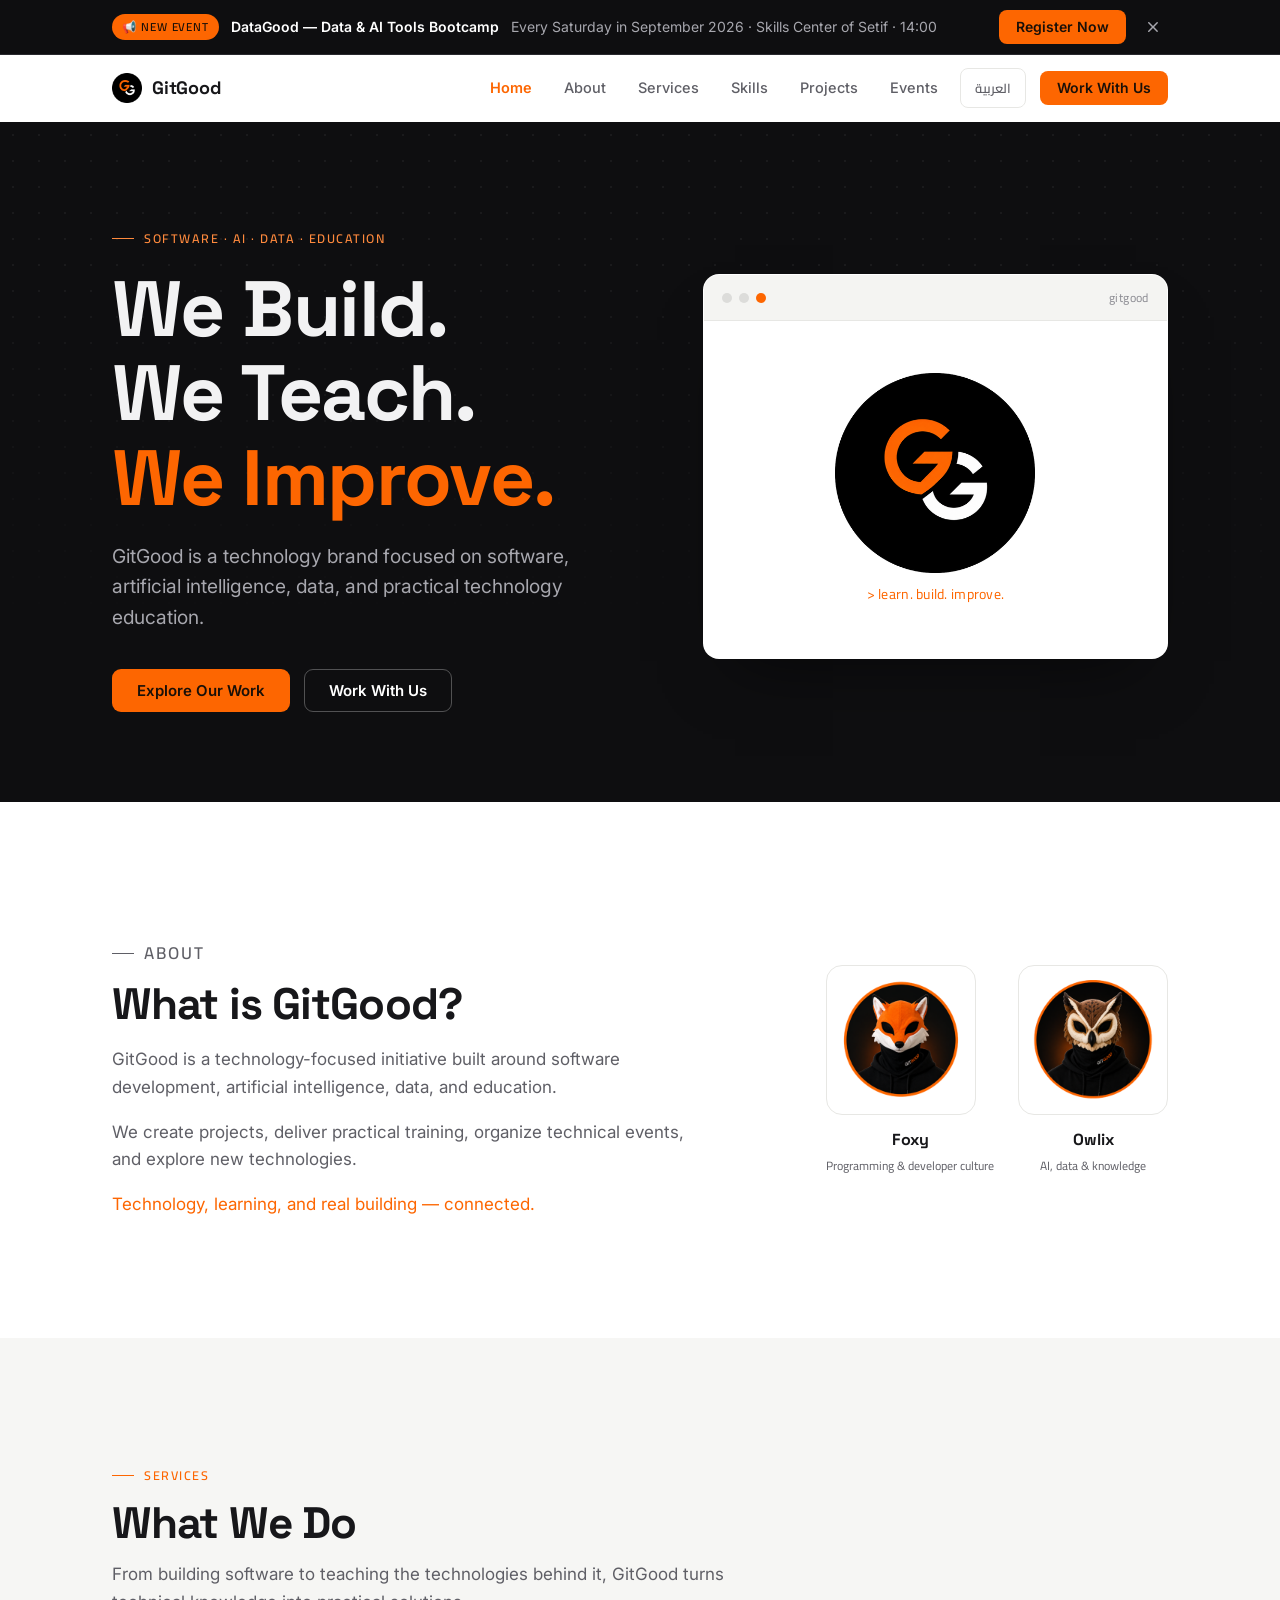
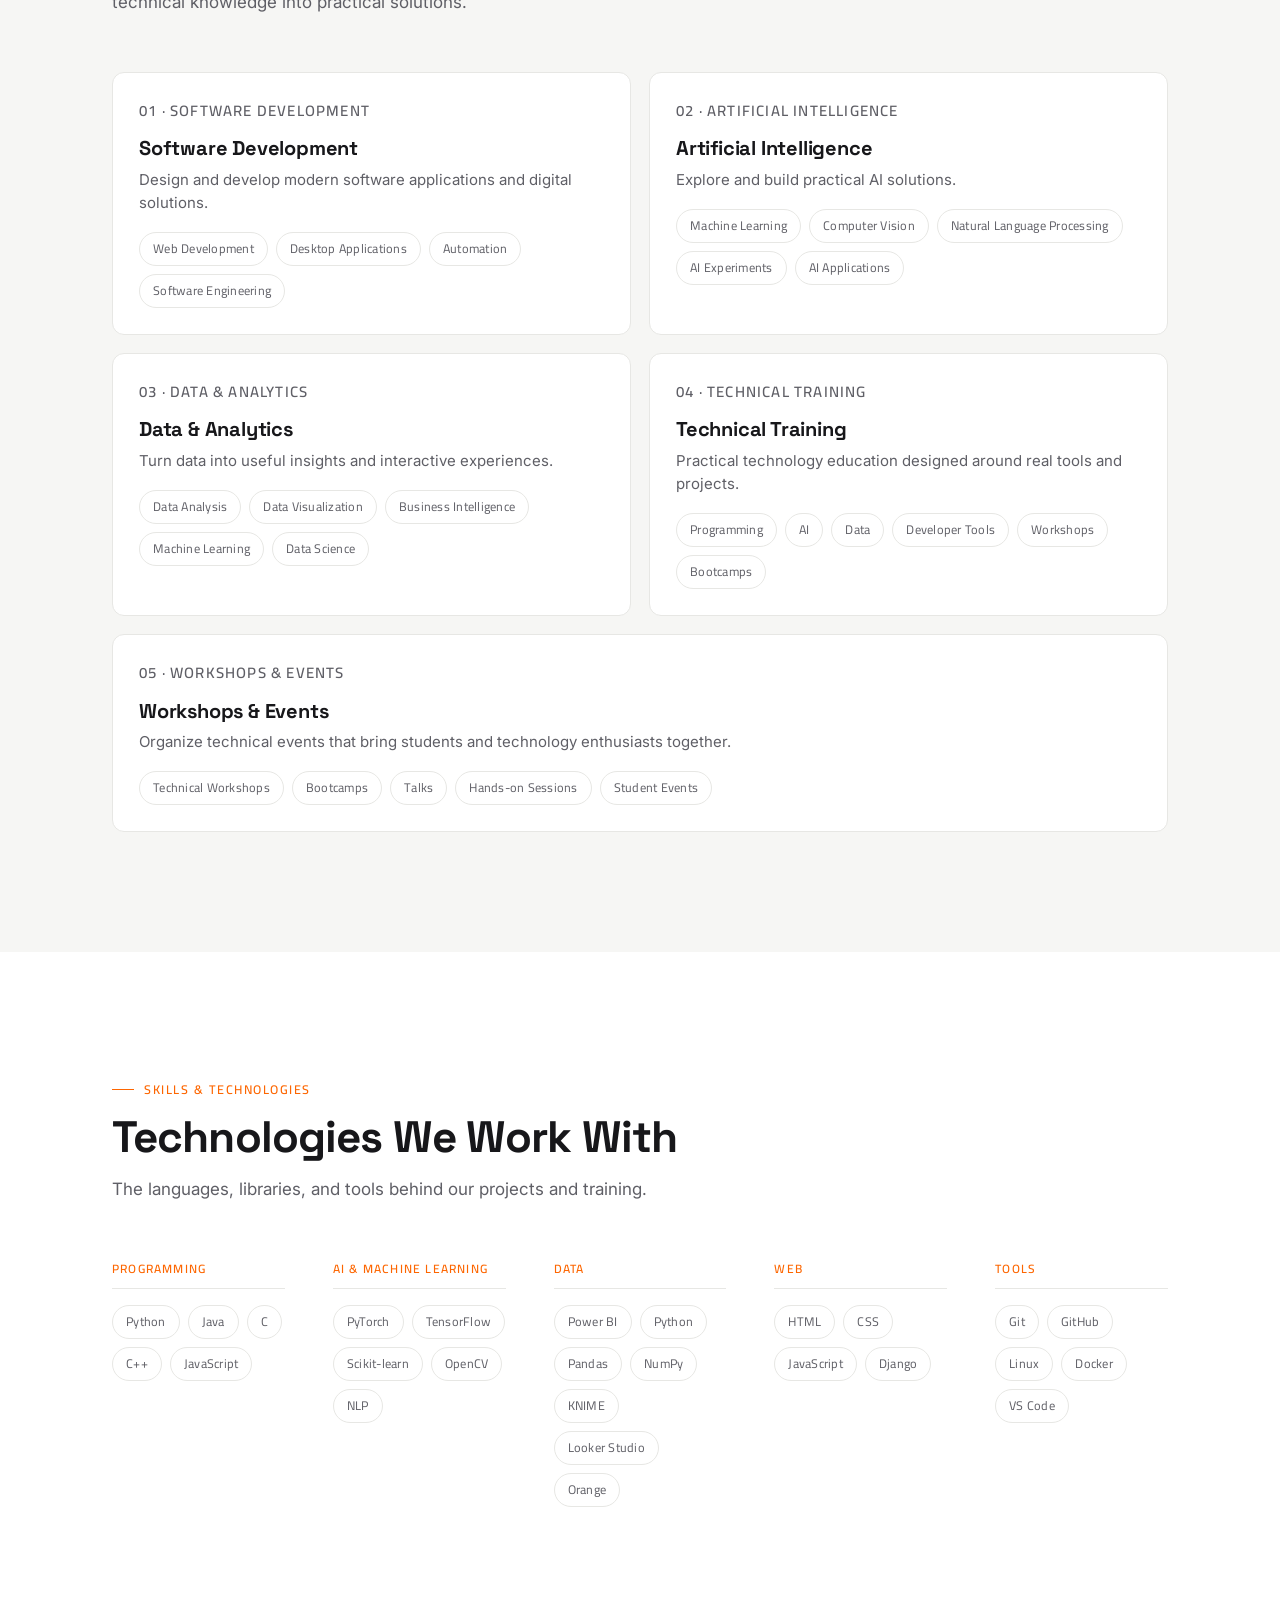
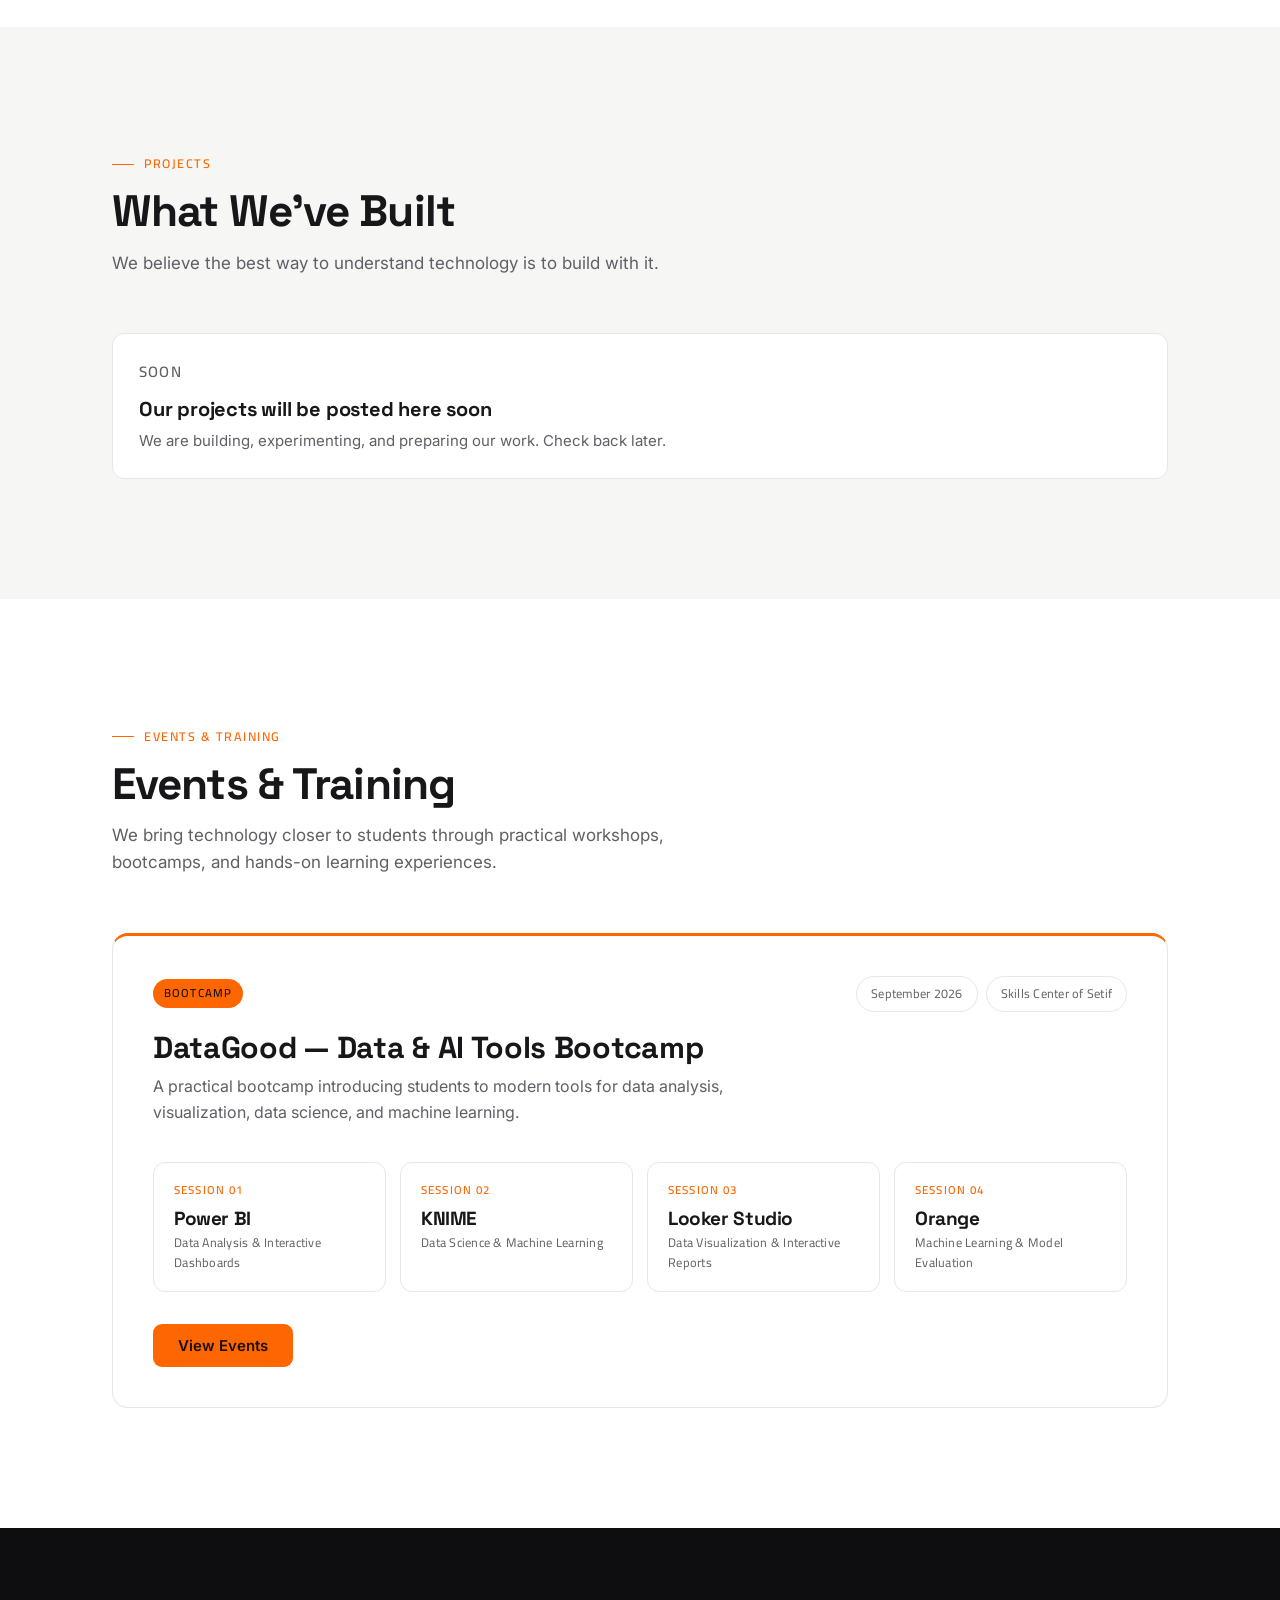
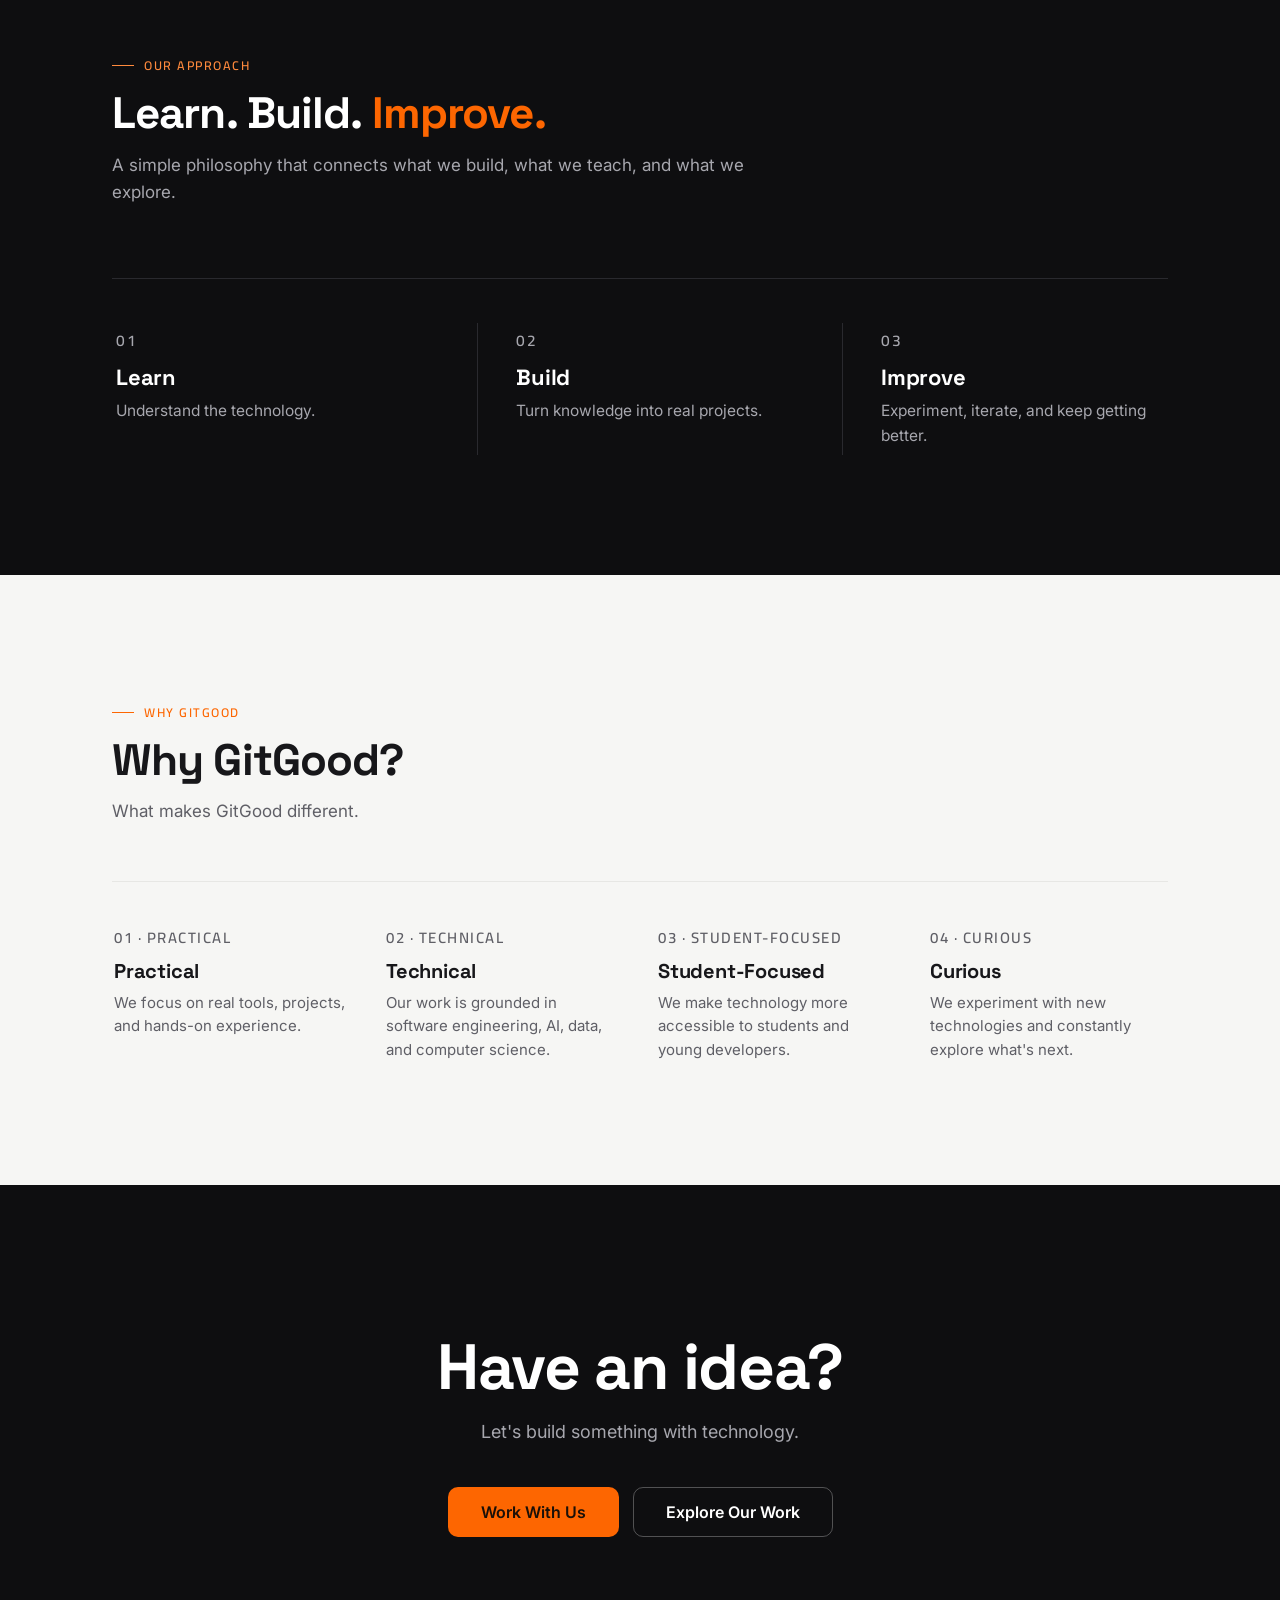
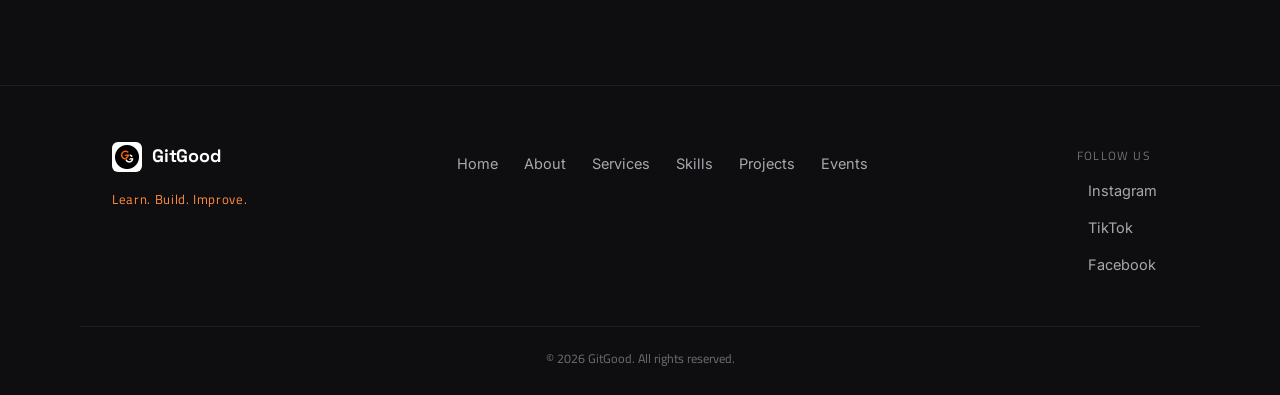
<file: index.html>
<!DOCTYPE html>
<html lang="en">
<head>
  <meta charset="UTF-8">
  <meta name="viewport" content="width=device-width, initial-scale=1.0">
  <title>GitGood — We Build. We Teach. We Improve.</title>
  <meta name="description" content="GitGood is a technology brand focused on software development, artificial intelligence, data, and practical technology education — building projects, teaching, and exploring what's next.">
  <meta name="theme-color" content="#0e0e10">
  <link rel="canonical" href="https://gitgood.io/">

  <meta property="og:type" content="website">
  <meta property="og:site_name" content="GitGood">
  <meta property="og:title" content="GitGood — We Build. We Teach. We Improve.">
  <meta property="og:description" content="GitGood is a technology brand focused on software, artificial intelligence, data, and practical technology education.">
  <meta property="og:url" content="https://gitgood.io/">
  <meta property="og:image" content="assets/og-image.png">
  <meta name="twitter:card" content="summary_large_image">

  <link rel="icon" href="assets/favicon.ico" sizes="any">
  <link rel="icon" type="image/png" sizes="32x32" href="assets/favicon-32.png">
  <link rel="apple-touch-icon" href="assets/favicon-180.png">

  <link rel="preconnect" href="https://fonts.googleapis.com">
  <link rel="preconnect" href="https://fonts.gstatic.com" crossorigin>
  <link href="https://fonts.googleapis.com/css2?family=Inter:wght@400;500;600&family=Space+Grotesk:wght@500;600;700&family=Cairo:wght@400;500;600;700&display=swap" rel="stylesheet">

  <link rel="stylesheet" href="css/style.css">
  <script>document.documentElement.classList.add('js');</script>
  <script>
    (function () {
      var l = null;
      try { l = localStorage.getItem('gitgood-lang'); } catch (e) {}
      if (!(l === 'ar' || l === 'en')) {
        l = (navigator.language && navigator.language.toLowerCase().indexOf('ar') === 0) ? 'ar' : 'en';
      }
      if (l === 'ar') {
        document.documentElement.lang = 'ar';
        document.documentElement.dir = 'rtl';
      }
    })();
  </script>
</head>
<body>
  <a class="skip-link" href="#main" data-i18n="skip">Skip to content</a>

  <div class="notice-bar" id="eventNotice" role="region" aria-label="Event announcement">
    <div class="container notice-inner">
      <p class="notice-text">
        <span class="notice-flag" data-i18n="notice.flag">📢 New event</span>
        <span class="notice-title" data-i18n="notice.title">DataGood — Data &amp; AI Tools Bootcamp</span>
        <span class="notice-detail" data-i18n="notice.detail">Every Saturday in September 2026 · Skills Center of Setif · 14:00</span>
      </p>
      <div class="notice-actions">
        <a class="btn btn-primary btn-sm" href="https://docs.google.com/forms/d/e/1FAIpQLSeUifSq56LfyWuIZgagka9iTpTWPx0hZt7JwQ6uCmYbFIRKvg/viewform?usp=dialog" target="_blank" rel="noopener" data-i18n="notice.register">Register Now</a>
        <button type="button" class="notice-close" data-notice-close aria-label="Dismiss announcement" data-i18n-attr="aria-label" data-i18n-attr-key="notice.close" title="Dismiss">
          <svg viewBox="0 0 24 24" width="18" height="18" aria-hidden="true"><path fill="currentColor" d="M18.3 5.7a1 1 0 0 0-1.4 0L12 10.6 7.1 5.7a1 1 0 1 0-1.4 1.4L10.6 12l-4.9 4.9a1 1 0 1 0 1.4 1.4l4.9-4.9 4.9 4.9a1 1 0 0 0 1.4-1.4L13.4 12l4.9-4.9a1 1 0 0 0 0-1.4Z"/></svg>
        </button>
      </div>
    </div>
  </div>

  <header class="site-header" id="top">
    <div class="container nav-bar">
      <a class="brand" href="#top" aria-label="GitGood — home" data-i18n-attr="aria-label" data-i18n-attr-key="brand-aria">
        <img src="assets/images/gitgood-logo.png" alt="GitGood logo" width="30" height="30" class="brand-mark">
        <span class="brand-name">GitGood</span>
      </a>

      <nav class="site-nav" id="siteNav" aria-label="Primary">
        <a href="#home" class="nav-link is-active" data-i18n="nav.home">Home</a>
        <a href="#about" class="nav-link" data-i18n="nav.about">About</a>
        <a href="#services" class="nav-link" data-i18n="nav.services">Services</a>
        <a href="#skills" class="nav-link" data-i18n="nav.skills">Skills</a>
        <a href="#projects" class="nav-link" data-i18n="nav.projects">Projects</a>
        <a href="#events" class="nav-link" data-i18n="nav.events">Events</a>
        <button type="button" class="lang-toggle" data-lang-toggle>العربية</button>
        <a href="https://wa.me/213671730438" target="_blank" rel="noopener" class="btn btn-primary btn-sm nav-cta" data-i18n="work-with-us">Work With Us</a>
      </nav>

      <button class="nav-toggle" type="button" aria-expanded="false" aria-controls="siteNav" aria-label="Menu">
        <span class="toggle-bar"></span>
        <span class="toggle-bar"></span>
        <span class="toggle-bar"></span>
      </button>
    </div>
  </header>

  <main id="main">

    <!-- Hero -->
    <section class="hero" id="home">
      <div class="container hero-inner">
        <div class="hero-copy">
          <p class="kicker kicker-dark" data-i18n="hero-kicker">Software · AI · Data · Education</p>
          <h1 data-i18n-html="hero-title">We Build. We Teach. <em>We Improve.</em></h1>
          <p class="hero-sub" data-i18n="hero-sub">
            GitGood is a technology brand focused on software, artificial intelligence, data,
            and practical technology education.
          </p>
          <div class="hero-actions">
            <a href="#projects" class="btn btn-primary" data-i18n="explore-our-work">Explore Our Work</a>
            <a href="https://wa.me/213671730438" target="_blank" rel="noopener" class="btn btn-ghost" data-i18n="work-with-us">Work With Us</a>
          </div>
        </div>

        <div class="hero-visual">
          <div class="panel">
            <div class="panel-bar">
              <span class="dot" aria-hidden="true"></span>
              <span class="dot" aria-hidden="true"></span>
              <span class="dot" aria-hidden="true"></span>
              <span class="panel-title" aria-hidden="true">gitgood</span>
            </div>
            <div class="panel-body">
              <img
                src="assets/images/gitgood-logo.png"
                alt="GitGood logo"
                width="200"
                height="200"
                class="panel-logo"
                loading="eager"
                fetchpriority="high">
              <p class="panel-cmd" aria-hidden="true" data-i18n="panel-cmd">&gt; learn. build. improve.</p>
            </div>
          </div>
        </div>
      </div>
    </section>

    <!-- About -->
    <section class="section about" id="about">
      <div class="container about-inner">
        <div class="about-copy">
          <p class="kicker" data-i18n="about-kicker">About</p>
          <h2 data-i18n="about-title">What is GitGood?</h2>
          <p data-i18n="about-p1">
            GitGood is a technology-focused initiative built around software development,
            artificial intelligence, data, and education.
          </p>
          <p data-i18n="about-p2">
            We create projects, deliver practical training, organize technical events,
            and explore new technologies.
          </p>
          <p data-i18n-html="about-p3"><span class="accent">Technology, learning, and real building — connected.</span></p>
        </div>

        <div class="mascots">
          <figure class="mascot reveal">
            <img src="assets/images/foxy.png" alt="Foxy, GitGood's fox mascot representing programming and developer culture" width="140" height="140" loading="lazy">
            <figcaption><strong>Foxy</strong><span data-i18n="mascot-foxy-desc">Programming &amp; developer culture</span></figcaption>
          </figure>
          <figure class="mascot reveal">
            <img src="assets/images/owlix.png" alt="Owlix, GitGood's owl mascot representing AI, data, and knowledge" width="140" height="140" loading="lazy">
            <figcaption><strong>Owlix</strong><span data-i18n="mascot-owlix-desc">AI, data &amp; knowledge</span></figcaption>
          </figure>
        </div>
      </div>
    </section>

    <!-- Services -->
    <section class="section section-alt services" id="services">
      <div class="container">
        <div class="section-head">
          <p class="kicker" data-i18n="svc-kicker">Services</p>
          <h2 data-i18n="svc-title">What We Do</h2>
          <p class="section-sub" data-i18n="svc-sub">From building software to teaching the technologies behind it, GitGood turns technical knowledge into practical solutions.</p>
        </div>

        <div class="service-grid">
          <article class="card service reveal">
            <p class="card-tag" data-i18n="svc1-tag">01 · software development</p>
            <h3 data-i18n="svc1-title">Software Development</h3>
            <p data-i18n="svc1-desc">Design and develop modern software applications and digital solutions.</p>
            <ul class="service-list">
              <li data-i18n="svc1-l1">Web Development</li>
              <li data-i18n="svc1-l2">Desktop Applications</li>
              <li data-i18n="svc1-l3">Automation</li>
              <li data-i18n="svc1-l4">Software Engineering</li>
            </ul>
          </article>

          <article class="card service reveal">
            <p class="card-tag" data-i18n="svc2-tag">02 · artificial intelligence</p>
            <h3 data-i18n="svc2-title">Artificial Intelligence</h3>
            <p data-i18n="svc2-desc">Explore and build practical AI solutions.</p>
            <ul class="service-list">
              <li data-i18n="svc2-l1">Machine Learning</li>
              <li data-i18n="svc2-l2">Computer Vision</li>
              <li data-i18n="svc2-l3">Natural Language Processing</li>
              <li data-i18n="svc2-l4">AI Experiments</li>
              <li data-i18n="svc2-l5">AI Applications</li>
            </ul>
          </article>

          <article class="card service reveal">
            <p class="card-tag" data-i18n="svc3-tag">03 · data &amp; analytics</p>
            <h3 data-i18n="svc3-title">Data &amp; Analytics</h3>
            <p data-i18n="svc3-desc">Turn data into useful insights and interactive experiences.</p>
            <ul class="service-list">
              <li data-i18n="svc3-l1">Data Analysis</li>
              <li data-i18n="svc3-l2">Data Visualization</li>
              <li data-i18n="svc3-l3">Business Intelligence</li>
              <li data-i18n="svc3-l4">Machine Learning</li>
              <li data-i18n="svc3-l5">Data Science</li>
            </ul>
          </article>

          <article class="card service reveal">
            <p class="card-tag" data-i18n="svc4-tag">04 · technical training</p>
            <h3 data-i18n="svc4-title">Technical Training</h3>
            <p data-i18n="svc4-desc">Practical technology education designed around real tools and projects.</p>
            <ul class="service-list">
              <li data-i18n="svc4-l1">Programming</li>
              <li data-i18n="svc4-l2">AI</li>
              <li data-i18n="svc4-l3">Data</li>
              <li data-i18n="svc4-l4">Developer Tools</li>
              <li data-i18n="svc4-l5">Workshops</li>
              <li data-i18n="svc4-l6">Bootcamps</li>
            </ul>
          </article>

          <article class="card service reveal">
            <p class="card-tag" data-i18n="svc5-tag">05 · workshops &amp; events</p>
            <h3 data-i18n="svc5-title">Workshops &amp; Events</h3>
            <p data-i18n="svc5-desc">Organize technical events that bring students and technology enthusiasts together.</p>
            <ul class="service-list">
              <li data-i18n="svc5-l1">Technical Workshops</li>
              <li data-i18n="svc5-l2">Bootcamps</li>
              <li data-i18n="svc5-l3">Talks</li>
              <li data-i18n="svc5-l4">Hands-on Sessions</li>
              <li data-i18n="svc5-l5">Student Events</li>
            </ul>
          </article>
        </div>
      </div>
    </section>

    <!-- Skills -->
    <section class="section skills" id="skills">
      <div class="container">
        <div class="section-head">
          <p class="kicker" data-i18n="sk-kicker">Skills &amp; Technologies</p>
          <h2 data-i18n="sk-title">Technologies We Work With</h2>
          <p class="section-sub" data-i18n="sk-sub">The languages, libraries, and tools behind our projects and training.</p>
        </div>

        <div class="skill-grid">
          <div class="skill-cat reveal">
            <p class="skill-tag" data-i18n="sk-cat-programming">Programming</p>
            <ul class="skill-list">
              <li>Python</li><li>Java</li><li>C</li><li>C++</li><li>JavaScript</li>
            </ul>
          </div>
          <div class="skill-cat reveal">
            <p class="skill-tag" data-i18n="sk-cat-ai">AI &amp; Machine Learning</p>
            <ul class="skill-list">
              <li>PyTorch</li><li>TensorFlow</li><li>Scikit-learn</li><li>OpenCV</li><li>NLP</li>
            </ul>
          </div>
          <div class="skill-cat reveal">
            <p class="skill-tag" data-i18n="sk-cat-data">Data</p>
            <ul class="skill-list">
              <li>Power BI</li><li>Python</li><li>Pandas</li><li>NumPy</li><li>KNIME</li><li>Looker Studio</li><li>Orange</li>
            </ul>
          </div>
          <div class="skill-cat reveal">
            <p class="skill-tag" data-i18n="sk-cat-web">Web</p>
            <ul class="skill-list">
              <li>HTML</li><li>CSS</li><li>JavaScript</li><li>Django</li>
            </ul>
          </div>
          <div class="skill-cat reveal">
            <p class="skill-tag" data-i18n="sk-cat-tools">Tools</p>
            <ul class="skill-list">
              <li>Git</li><li>GitHub</li><li>Linux</li><li>Docker</li><li>VS Code</li>
            </ul>
          </div>
        </div>
      </div>
    </section>

    <!-- Projects -->
    <section class="section section-alt projects" id="projects">
      <div class="container">
        <div class="section-head">
          <p class="kicker" data-i18n="pj-kicker">Projects</p>
          <h2 data-i18n="pj-title">What We've Built</h2>
          <p class="section-sub" data-i18n="pj-sub">We believe the best way to understand technology is to build with it.</p>
        </div>

        <article class="project empty reveal">
          <p class="card-tag" data-i18n="pj-empty-tag">soon</p>
          <h3 data-i18n="pj-empty-title">Our projects will be posted here soon</h3>
          <p data-i18n="pj-empty-desc">We are building, experimenting, and preparing our work. Check back later.</p>
        </article>
      </div>
    </section>

    <!-- Events & Training -->
    <section class="section events" id="events">
      <div class="container">
        <div class="section-head">
          <p class="kicker" data-i18n="ev-kicker">Events &amp; Training</p>
          <h2 data-i18n="ev-title">Events &amp; Training</h2>
          <p class="section-sub" data-i18n="ev-sub">We bring technology closer to students through practical workshops, bootcamps, and hands-on learning experiences.</p>
        </div>

        <div class="event-feature reveal">
          <div class="event-head">
            <p class="badge" data-i18n="ev-badge">Bootcamp</p>
            <div class="event-meta" aria-label="Event details">
              <span class="event-meta-pill" data-i18n="ev-date">September 2026</span>
              <span class="event-meta-pill" data-i18n="ev-location">Skills Center of Setif</span>
            </div>
          </div>
          <h3 data-i18n="ev-feature-title">DataGood — Data &amp; AI Tools Bootcamp</h3>
          <p class="event-desc" data-i18n="ev-desc">
            A practical bootcamp introducing students to modern tools for data analysis,
            visualization, data science, and machine learning.
          </p>

          <div class="sessions">
            <article class="session">
              <p class="session-num" data-i18n="session-1">Session 01</p>
              <h4>Power BI</h4>
              <p class="session-desc" data-i18n="s1-desc">Data Analysis &amp; Interactive Dashboards</p>
            </article>
            <article class="session">
              <p class="session-num" data-i18n="session-2">Session 02</p>
              <h4>KNIME</h4>
              <p class="session-desc" data-i18n="s2-desc">Data Science &amp; Machine Learning</p>
            </article>
            <article class="session">
              <p class="session-num" data-i18n="session-3">Session 03</p>
              <h4>Looker Studio</h4>
              <p class="session-desc" data-i18n="s3-desc">Data Visualization &amp; Interactive Reports</p>
            </article>
            <article class="session">
              <p class="session-num" data-i18n="session-4">Session 04</p>
              <h4>Orange</h4>
              <p class="session-desc" data-i18n="s4-desc">Machine Learning &amp; Model Evaluation</p>
            </article>
          </div>

          <div class="event-actions">
            <a href="Events/DataGood/index.html" class="btn btn-primary" data-i18n="view-events">View Events</a>
          </div>
        </div>
      </div>
    </section>

    <!-- Our Approach -->
    <section class="section section-dark approach" id="approach">
      <div class="container">
        <div class="section-head section-head-dark">
          <p class="kicker kicker-dark" data-i18n="ap-kicker">Our Approach</p>
          <h2 data-i18n-html="ap-title">Learn. Build. <span class="accent">Improve.</span></h2>
          <p class="section-sub" data-i18n="ap-sub">A simple philosophy that connects what we build, what we teach, and what we explore.</p>
        </div>

        <div class="concepts">
          <article class="concept reveal">
            <p class="concept-num">01</p>
            <h3 data-i18n="ap1-title">Learn</h3>
            <p data-i18n="ap1-desc">Understand the technology.</p>
          </article>
          <article class="concept reveal">
            <p class="concept-num">02</p>
            <h3 data-i18n="ap2-title">Build</h3>
            <p data-i18n="ap2-desc">Turn knowledge into real projects.</p>
          </article>
          <article class="concept reveal">
            <p class="concept-num">03</p>
            <h3 data-i18n="ap3-title">Improve</h3>
            <p data-i18n="ap3-desc">Experiment, iterate, and keep getting better.</p>
          </article>
        </div>
      </div>
    </section>

    <!-- Why GitGood -->
    <section class="section section-alt why" id="why">
      <div class="container">
        <div class="section-head">
          <p class="kicker" data-i18n="why-kicker">Why GitGood</p>
          <h2 data-i18n="why-title">Why GitGood?</h2>
          <p class="section-sub" data-i18n="why-sub">What makes GitGood different.</p>
        </div>

        <div class="reasons">
          <div class="reason">
            <p class="reason-tag" data-i18n="why1-tag">01 · practical</p>
            <h3 data-i18n="why1-title">Practical</h3>
            <p data-i18n="why1-desc">We focus on real tools, projects, and hands-on experience.</p>
          </div>
          <div class="reason">
            <p class="reason-tag" data-i18n="why2-tag">02 · technical</p>
            <h3 data-i18n="why2-title">Technical</h3>
            <p data-i18n="why2-desc">Our work is grounded in software engineering, AI, data, and computer science.</p>
          </div>
          <div class="reason">
            <p class="reason-tag" data-i18n="why3-tag">03 · student-focused</p>
            <h3 data-i18n="why3-title">Student-Focused</h3>
            <p data-i18n="why3-desc">We make technology more accessible to students and young developers.</p>
          </div>
          <div class="reason">
            <p class="reason-tag" data-i18n="why4-tag">04 · curious</p>
            <h3 data-i18n="why4-title">Curious</h3>
            <p data-i18n="why4-desc">We experiment with new technologies and constantly explore what's next.</p>
          </div>
        </div>
      </div>
    </section>

    <!-- Final CTA -->
    <section class="cta section-dark" id="cta">
      <div class="container cta-inner">
        <h2 data-i18n="cta-title">Have an idea?</h2>
        <p data-i18n="cta-sub">Let's build something with technology.</p>
        <div class="hero-actions">
          <a href="https://wa.me/213671730438" target="_blank" rel="noopener" class="btn btn-primary btn-lg" data-i18n="work-with-us">Work With Us</a>
          <a href="#projects" class="btn btn-ghost btn-lg" data-i18n="explore-our-work">Explore Our Work</a>
        </div>
      </div>
    </section>

  </main>

  <footer class="site-footer">
    <div class="container footer-inner">
      <div class="footer-brand">
        <a class="brand brand-dark" href="#top" aria-label="GitGood — back to top" data-i18n-attr="aria-label" data-i18n-attr-key="footer-brand-aria">
          <img src="assets/images/gitgood-logo.png" alt="GitGood logo" width="28" height="28" class="brand-mark">
          <span class="brand-name">GitGood</span>
        </a>
        <p class="footer-tagline" data-i18n="footer-tagline">Learn. Build. Improve.</p>
      </div>

      <nav class="footer-nav" aria-label="Footer">
        <a href="#home" data-i18n="nav.home">Home</a>
        <a href="#about" data-i18n="nav.about">About</a>
        <a href="#services" data-i18n="nav.services">Services</a>
        <a href="#skills" data-i18n="nav.skills">Skills</a>
        <a href="#projects" data-i18n="nav.projects">Projects</a>
        <a href="#events" data-i18n="nav.events">Events</a>
      </nav>

      <div class="footer-social">
        <p class="footer-social-title" data-i18n="footer-follow">Follow us</p>
        <nav class="footer-social-links" aria-label="Social media">
          <a href="https://www.instagram.com/gitgood.io/" target="_blank" rel="noopener">Instagram</a>
          <a href="https://www.tiktok.com/@gitgood.io" target="_blank" rel="noopener">TikTok</a>
          <a href="https://www.facebook.com/profile.php?id=61588540706402" target="_blank" rel="noopener">Facebook</a>
        </nav>
      </div>
    </div>
    <div class="container footer-legal">
      <p data-i18n="copyright">&copy; 2026 GitGood. All rights reserved.</p>
    </div>
  </footer>

  <script src="js/i18n.js" defer></script>
  <script src="js/script.js" defer></script>
</body>
</html>
</file>
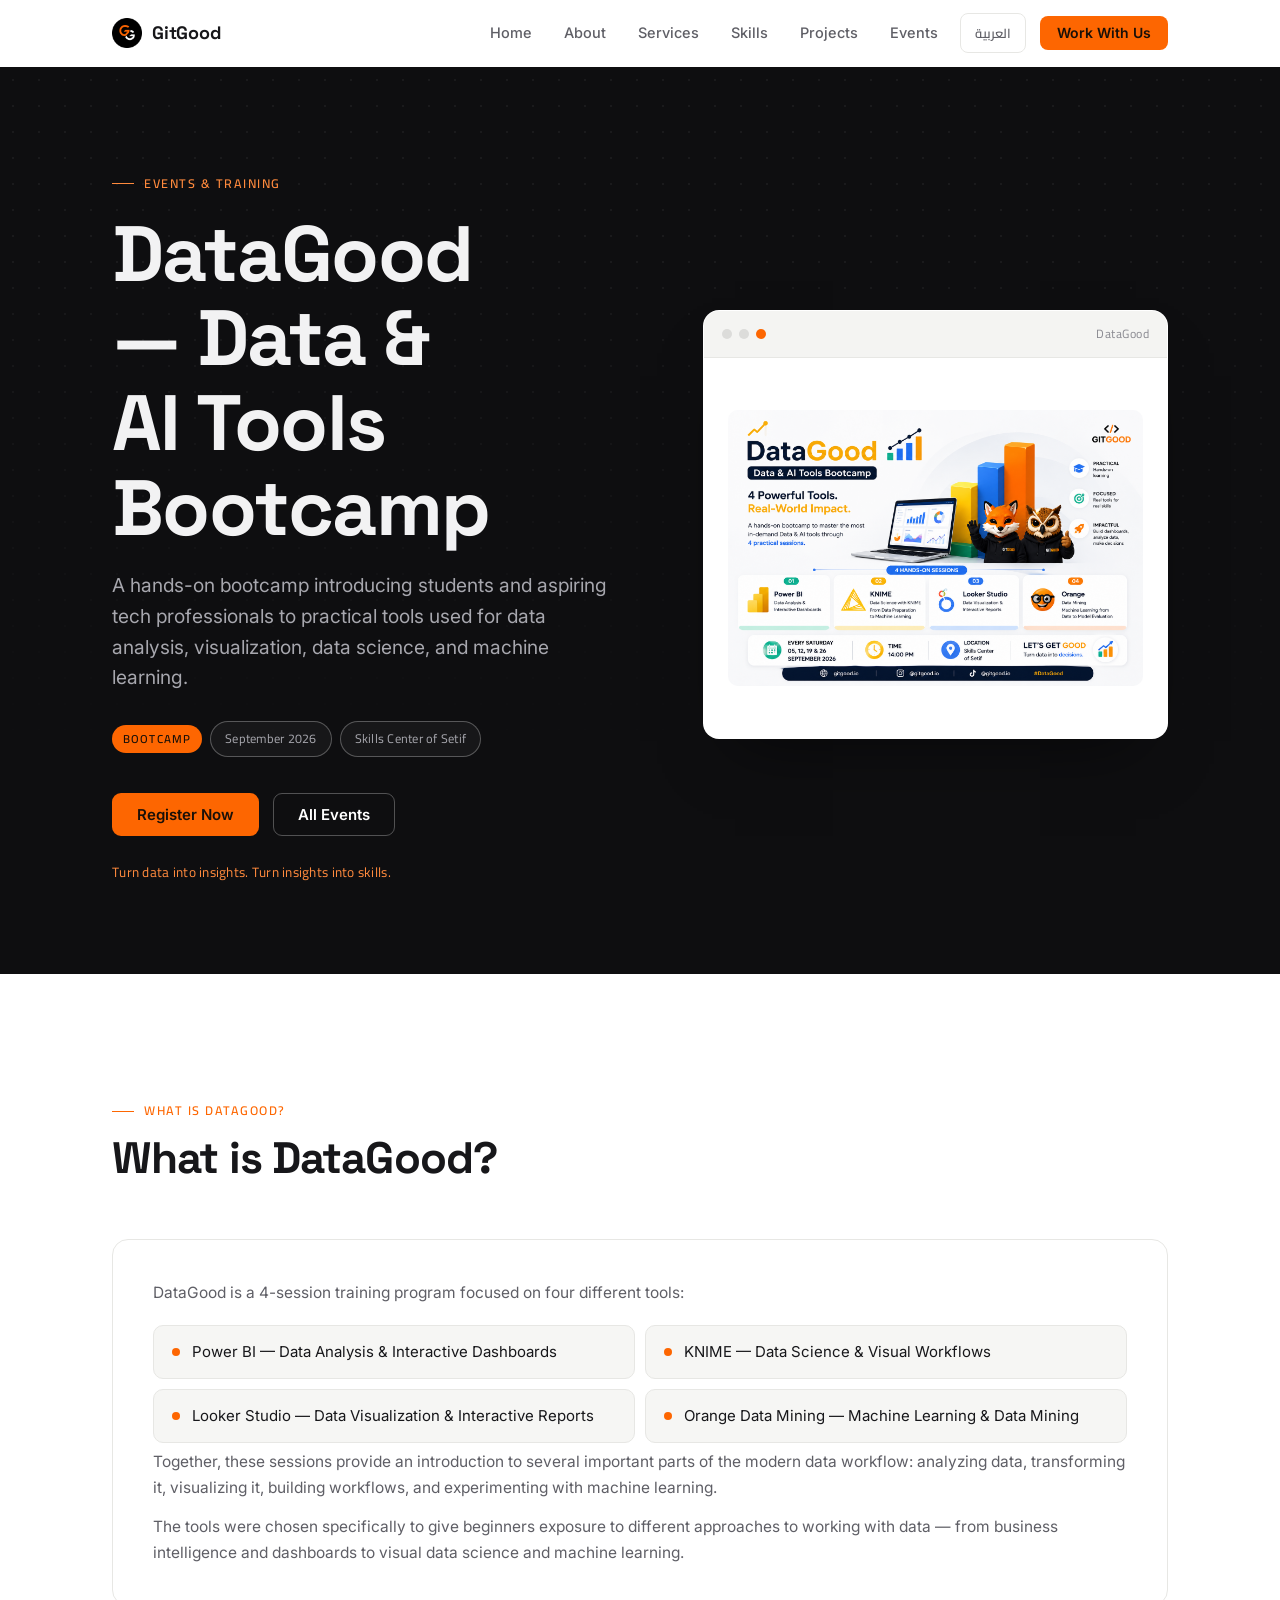
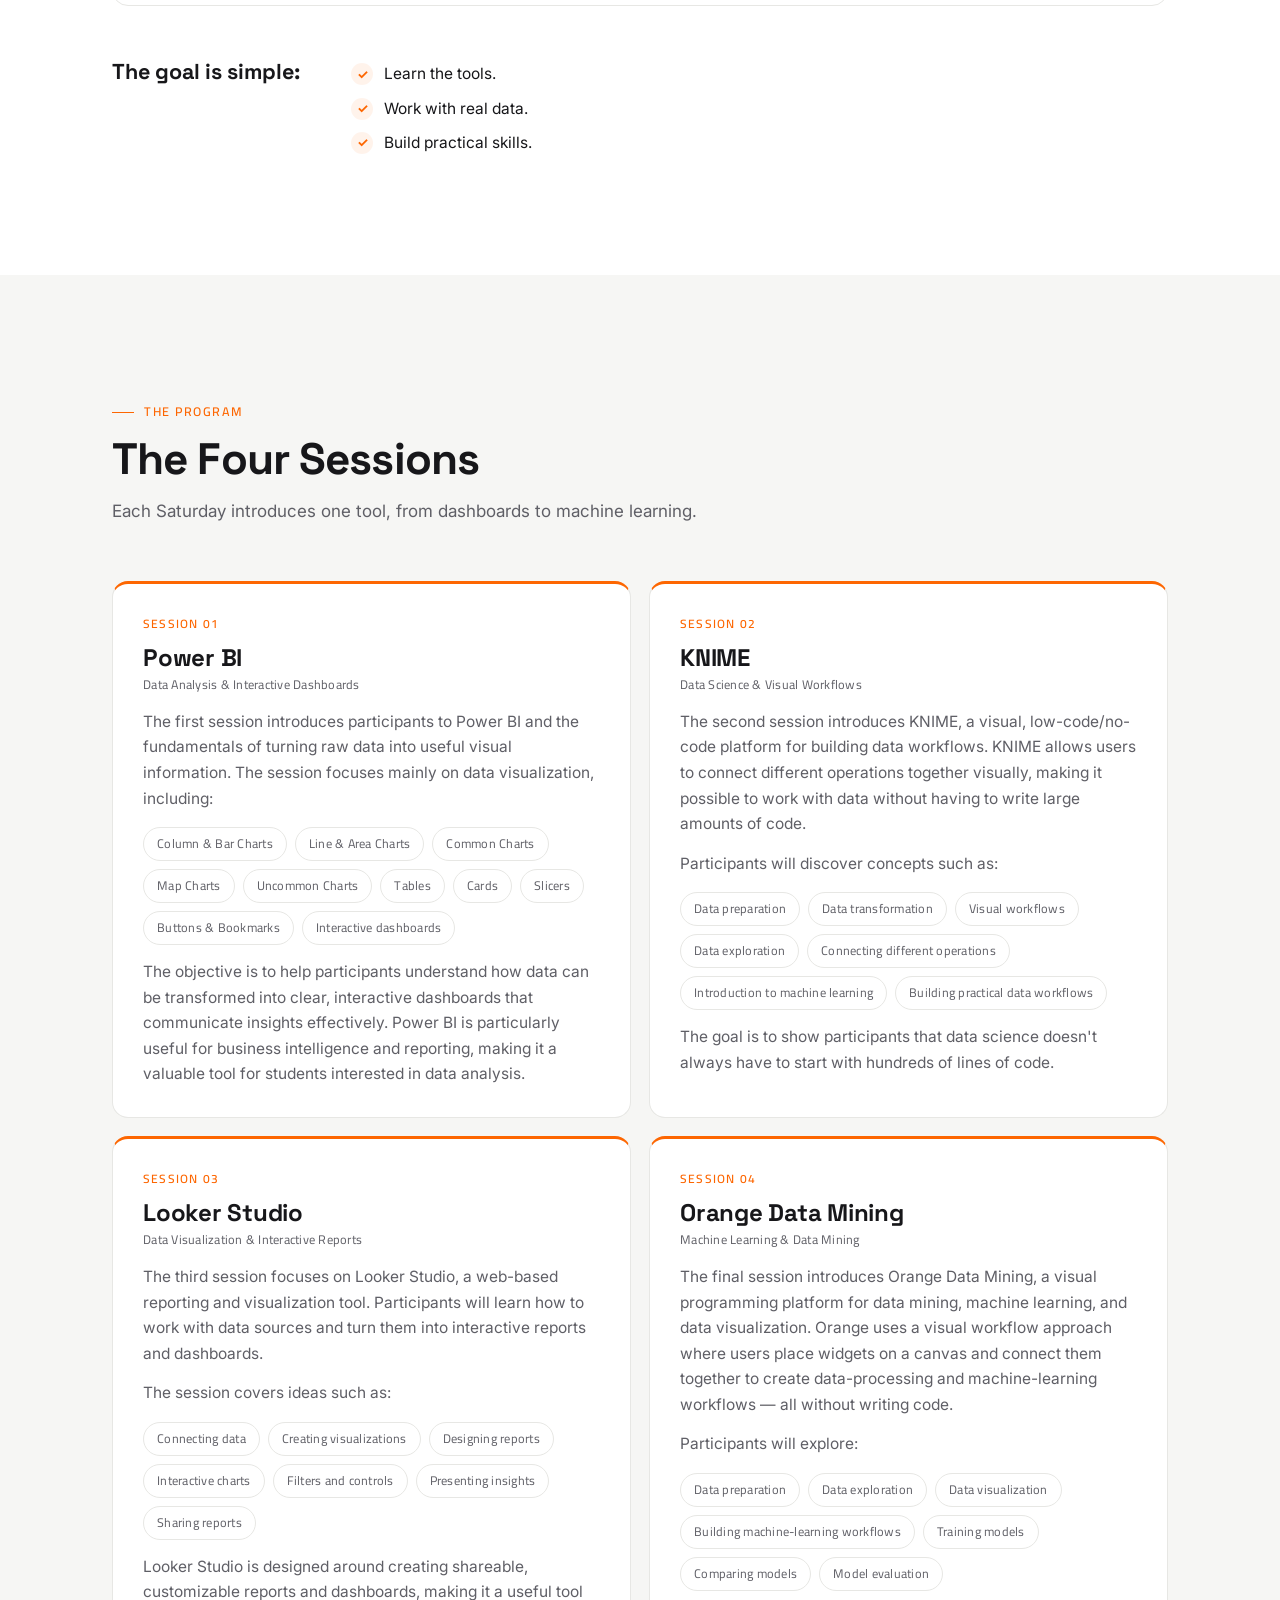
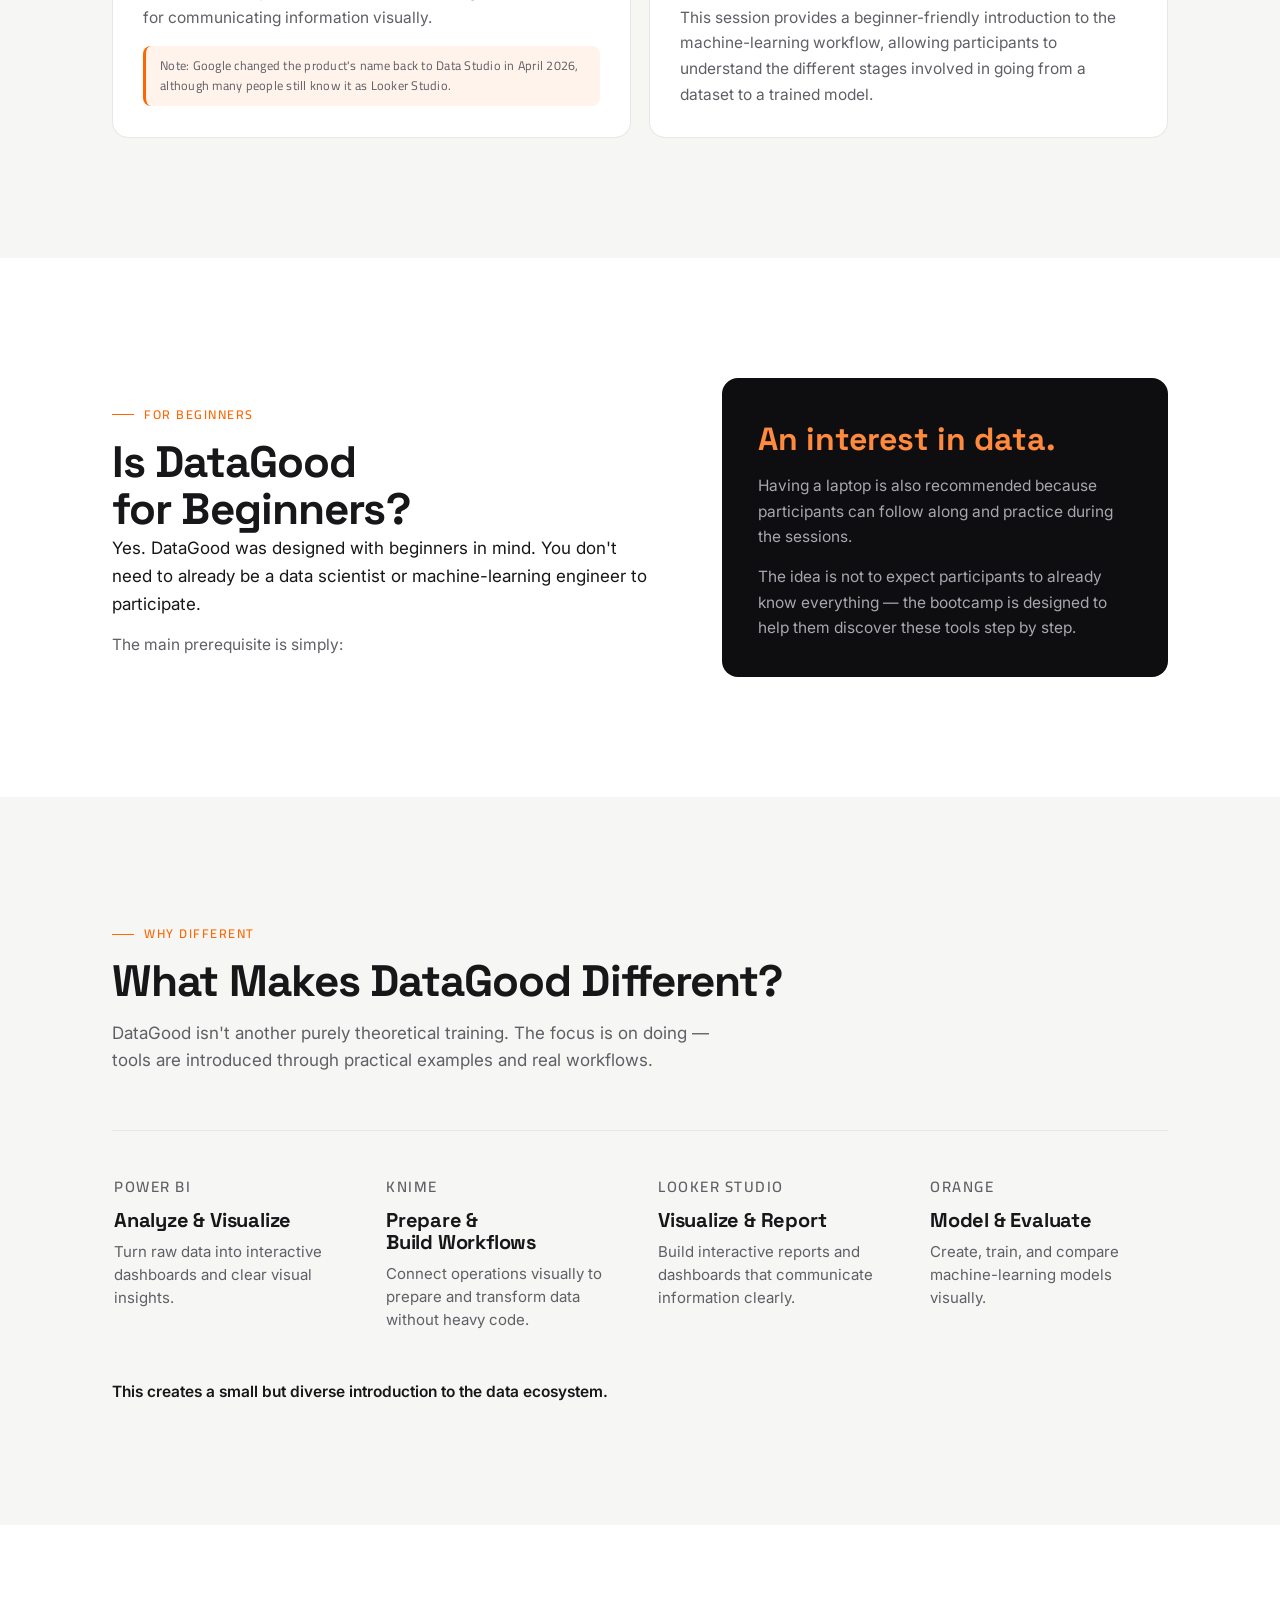
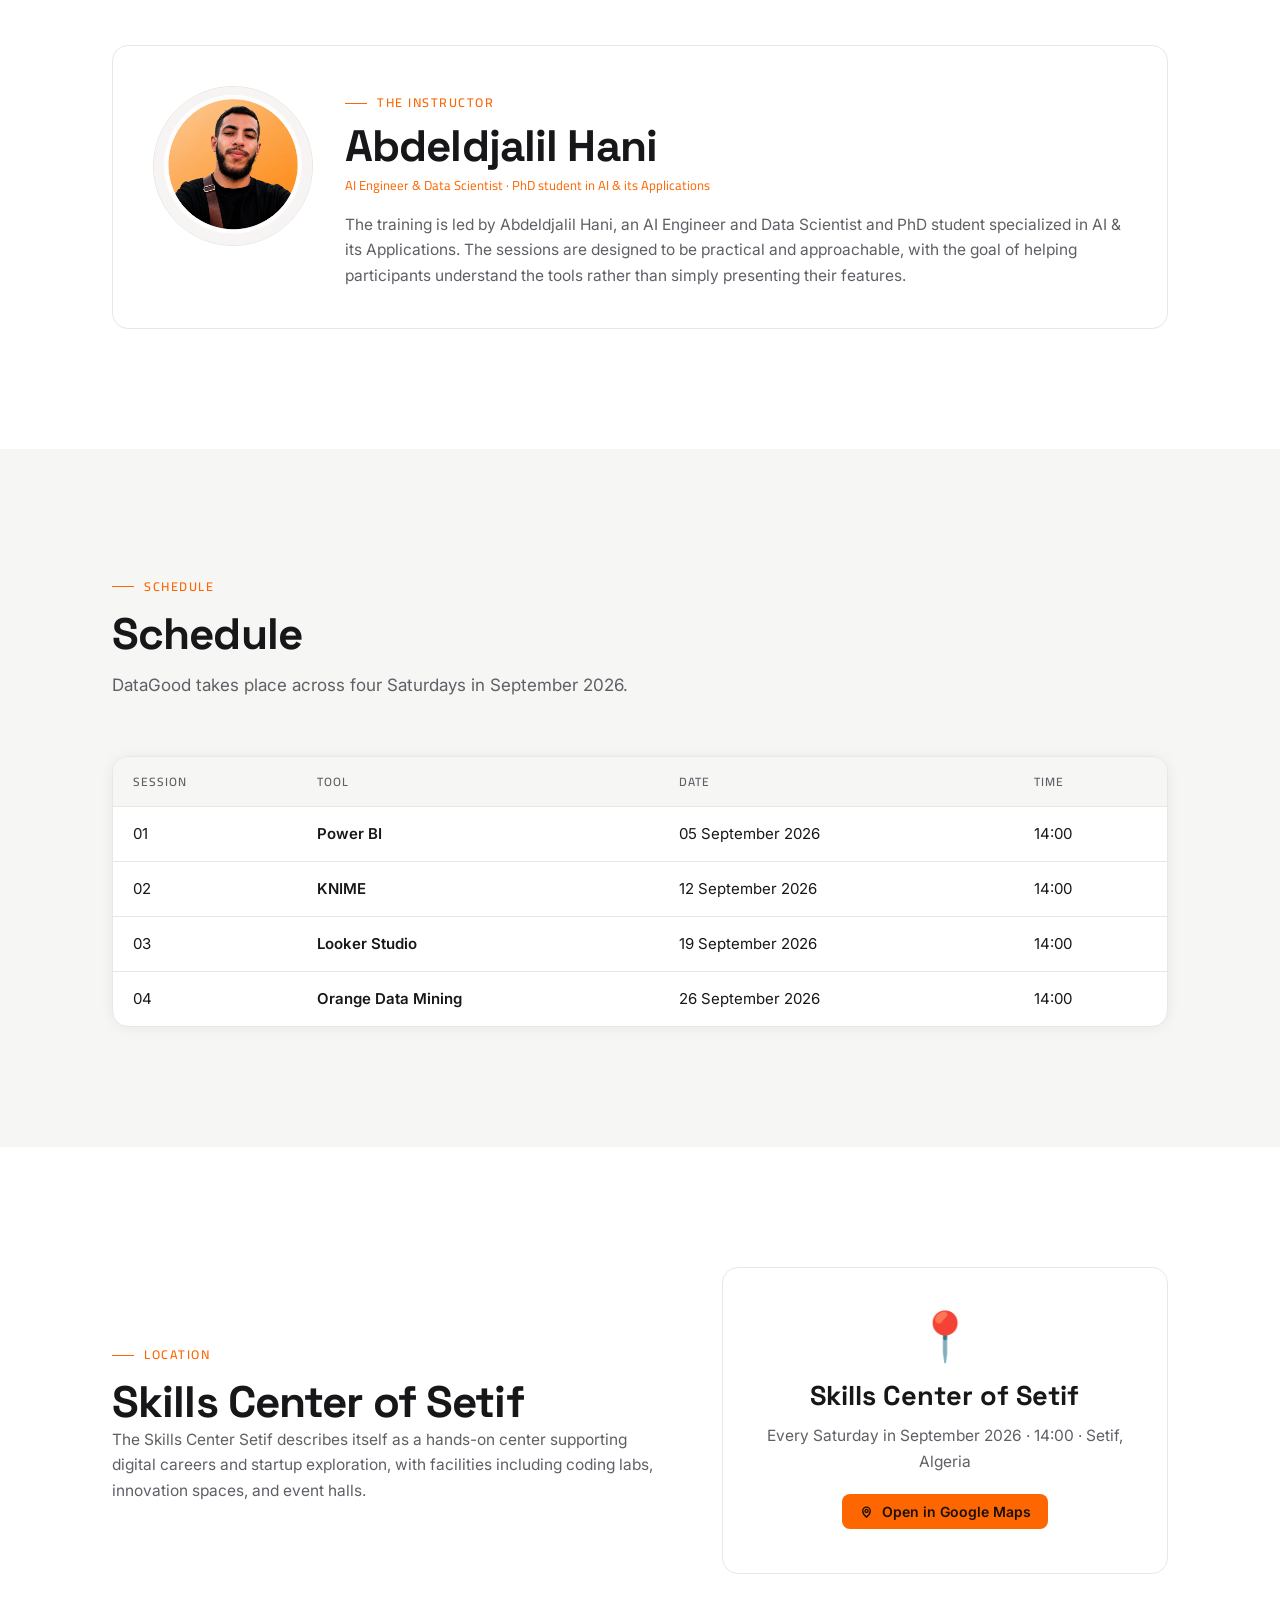
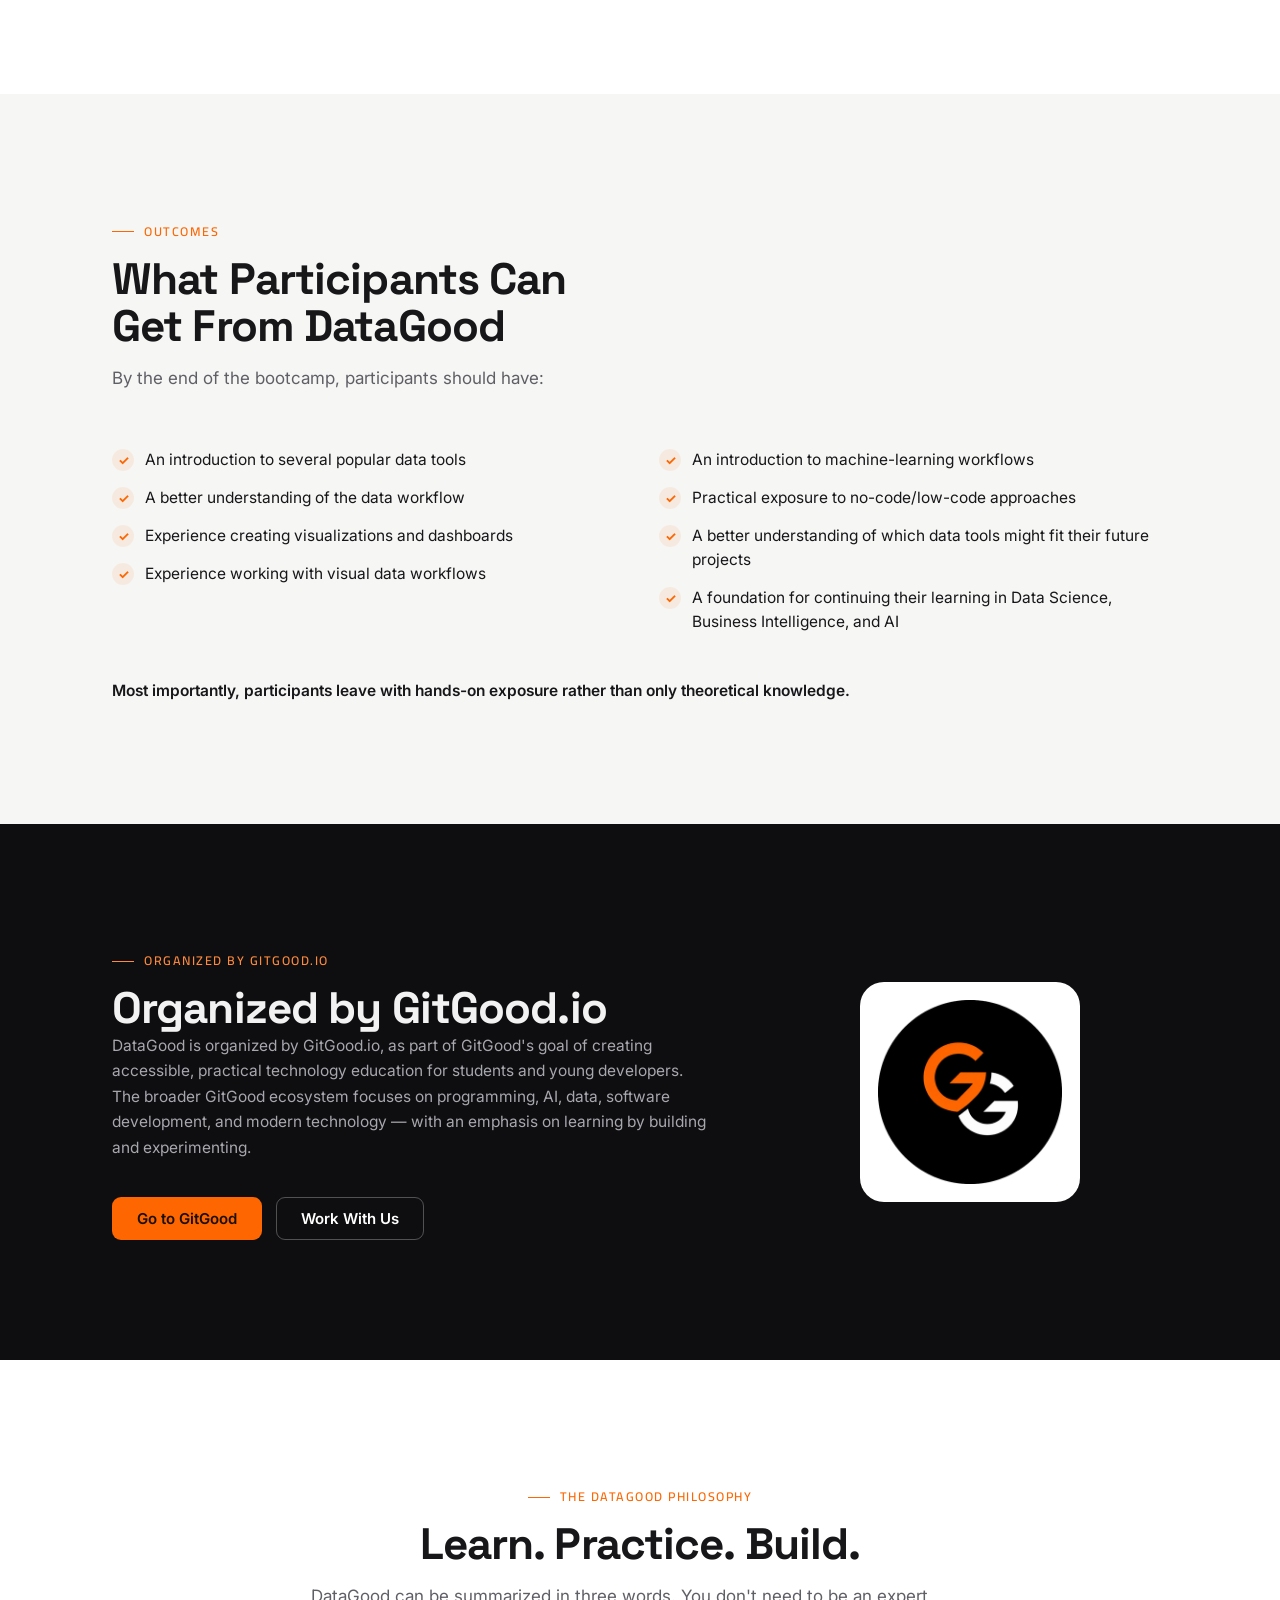
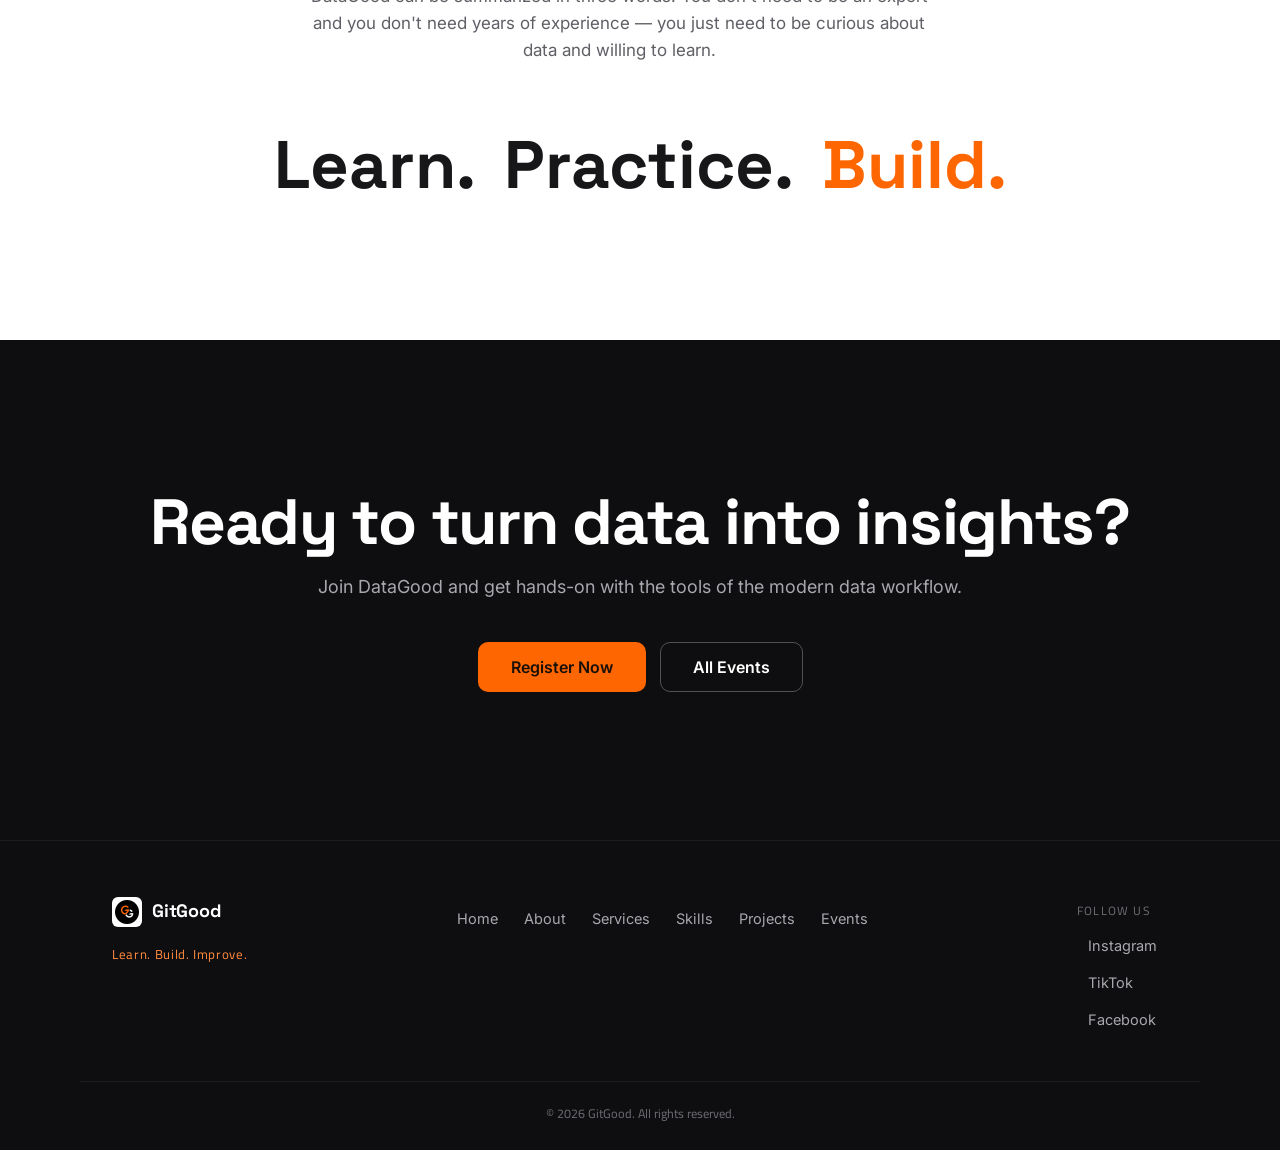
<file: Events/DataGood/index.html>
<!DOCTYPE html>
<html lang="en" data-i18n-page="datagood">
<head>
  <meta charset="UTF-8">
  <meta name="viewport" content="width=device-width, initial-scale=1.0">
  <title>DataGood — Data &amp; AI Tools Bootcamp</title>
  <meta name="description" content="DataGood is a hands-on Data &amp; AI Tools Bootcamp organized by GitGood.io covering Power BI, KNIME, Looker Studio, and Orange Data Mining.">
  <meta name="theme-color" content="#0e0e10">
  <link rel="canonical" href="https://gitgood.io/Events/DataGood/">

  <meta property="og:type" content="website">
  <meta property="og:site_name" content="GitGood">
  <meta property="og:title" content="DataGood — Data &amp; AI Tools Bootcamp">
  <meta property="og:description" content="A hands-on Data &amp; AI Tools Bootcamp organized by GitGood.io — Power BI, KNIME, Looker Studio, and Orange Data Mining.">
  <meta property="og:url" content="https://gitgood.io/Events/DataGood/">
  <meta property="og:image" content="DataGood.png">
  <meta name="twitter:card" content="summary_large_image">

  <link rel="icon" href="../../assets/favicon.ico" sizes="any">
  <link rel="icon" type="image/png" sizes="32x32" href="../../assets/favicon-32.png">
  <link rel="apple-touch-icon" href="../../assets/favicon-180.png">

  <link rel="preconnect" href="https://fonts.googleapis.com">
  <link rel="preconnect" href="https://fonts.gstatic.com" crossorigin>
  <link href="https://fonts.googleapis.com/css2?family=Inter:wght@400;500;600&family=Space+Grotesk:wght@500;600;700&family=Cairo:wght@400;500;600;700&display=swap" rel="stylesheet">

  <link rel="stylesheet" href="../../css/style.css">
  <script>document.documentElement.classList.add('js');</script>
  <script>
    (function () {
      var l = null;
      try { l = localStorage.getItem('gitgood-lang'); } catch (e) {}
      if (!(l === 'ar' || l === 'en')) {
        l = (navigator.language && navigator.language.toLowerCase().indexOf('ar') === 0) ? 'ar' : 'en';
      }
      if (l === 'ar') {
        document.documentElement.lang = 'ar';
        document.documentElement.dir = 'rtl';
      }
    })();
  </script>
</head>
<body>
  <a class="skip-link" href="#main" data-i18n="skip">Skip to content</a>

  <header class="site-header" id="top">
    <div class="container nav-bar">
      <a class="brand" href="../../index.html" aria-label="GitGood — home" data-i18n-attr="aria-label" data-i18n-attr-key="brand-aria">
        <img src="../../assets/images/gitgood-logo.png" alt="GitGood logo" width="30" height="30" class="brand-mark">
        <span class="brand-name">GitGood</span>
      </a>

      <nav class="site-nav" id="siteNav" aria-label="Primary">
        <a href="../../index.html#home" class="nav-link" data-i18n="nav.home">Home</a>
        <a href="../../index.html#about" class="nav-link" data-i18n="nav.about">About</a>
        <a href="../../index.html#services" class="nav-link" data-i18n="nav.services">Services</a>
        <a href="../../index.html#skills" class="nav-link" data-i18n="nav.skills">Skills</a>
        <a href="../../index.html#projects" class="nav-link" data-i18n="nav.projects">Projects</a>
        <a href="../../index.html#events" class="nav-link" data-i18n="nav.events">Events</a>
        <button type="button" class="lang-toggle" data-lang-toggle>العربية</button>
        <a href="https://wa.me/213671730438" target="_blank" rel="noopener" class="btn btn-primary btn-sm nav-cta" data-i18n="work-with-us">Work With Us</a>
      </nav>

      <button class="nav-toggle" type="button" aria-expanded="false" aria-controls="siteNav" aria-label="Menu">
        <span class="toggle-bar"></span>
        <span class="toggle-bar"></span>
        <span class="toggle-bar"></span>
      </button>
    </div>
  </header>

  <main id="main">

    <!-- Hero -->
    <section class="hero dg-hero" id="dg-hero">
      <div class="container hero-inner">
        <div class="hero-copy">
          <p class="kicker kicker-dark" data-i18n="ev-kicker">Events &amp; Training</p>
          <h1 data-i18n="dg.hero-title">DataGood — Data &amp; AI Tools Bootcamp</h1>
          <p class="hero-sub" data-i18n="dg.hero-desc">
            A hands-on bootcamp introducing students and aspiring tech professionals to practical tools
            used for data analysis, visualization, data science, and machine learning.
          </p>
          <div class="event-meta dg-hero-meta" aria-label="Event details">
            <span class="badge" data-i18n="ev-badge">Bootcamp</span>
            <span class="event-meta-pill event-meta-pill-dark" data-i18n="ev-date">September 2026</span>
            <span class="event-meta-pill event-meta-pill-dark" data-i18n="ev-location">Skills Center of Setif</span>
          </div>
          <div class="hero-actions">
            <a href="https://docs.google.com/forms/d/e/1FAIpQLSeUifSq56LfyWuIZgagka9iTpTWPx0hZt7JwQ6uCmYbFIRKvg/viewform?usp=dialog" target="_blank" rel="noopener" class="btn btn-primary" data-i18n="notice.register">Register Now</a>
            <a href="../../index.html#events" class="btn btn-ghost" data-i18n="dg.all-events">All Events</a>
          </div>
          <p class="dg-hero-tagline" data-i18n="dg.hero-tagline">Turn data into insights. Turn insights into skills.</p>
        </div>

        <div class="hero-visual">
          <div class="panel">
            <div class="panel-bar">
              <span class="dot" aria-hidden="true"></span>
              <span class="dot" aria-hidden="true"></span>
              <span class="dot" aria-hidden="true"></span>
              <span class="panel-title" aria-hidden="true">DataGood</span>
            </div>
            <div class="panel-body">
              <img
                src="DataGood.png"
                alt="DataGood — Data &amp; AI Tools Bootcamp"
                width="1536"
                height="1024"
                class="event-poster"
                loading="eager"
                fetchpriority="high">
            </div>
          </div>
        </div>
      </div>
    </section>

    <!-- What is DataGood -->
    <section class="section dg-section" id="dg-what">
      <div class="container">
        <div class="section-head">
          <p class="kicker" data-i18n="dg.about-kicker">What is DataGood?</p>
          <h2 data-i18n="dg.about-title" style="margin-top:14px;">What is DataGood?</h2>
        </div>

        <div class="dg-panel">
          <p class="dg-para" data-i18n="dg.about-p1">DataGood is a 4-session training program focused on four different tools:</p>
          <ul class="dg-tools">
            <li data-i18n="dg.about-t1">Power BI — Data Analysis &amp; Interactive Dashboards</li>
            <li data-i18n="dg.about-t2">KNIME — Data Science &amp; Visual Workflows</li>
            <li data-i18n="dg.about-t3">Looker Studio — Data Visualization &amp; Interactive Reports</li>
            <li data-i18n="dg.about-t4">Orange Data Mining — Machine Learning &amp; Data Mining</li>
          </ul>
          <p class="dg-para" data-i18n="dg.about-p2">
            Together, these sessions provide an introduction to several important parts of the modern data workflow:
            analyzing data, transforming it, visualizing it, building workflows, and experimenting with machine learning.
          </p>
          <p class="dg-para" data-i18n="dg.about-p3">
            The tools were chosen specifically to give beginners exposure to different approaches to working with data —
            from business intelligence and dashboards to visual data science and machine learning.
          </p>
        </div>

        <div class="dg-goal">
          <p class="dg-goal-label" data-i18n="dg.goal-label">The goal is simple:</p>
          <ul class="check-list dg-check-list">
            <li data-i18n="dg.goal-l1">Learn the tools.</li>
            <li data-i18n="dg.goal-l2">Work with real data.</li>
            <li data-i18n="dg.goal-l3">Build practical skills.</li>
          </ul>
        </div>
      </div>
    </section>

    <!-- The Four Sessions -->
    <section class="section section-alt dg-section" id="dg-sessions">
      <div class="container">
        <div class="section-head">
          <p class="kicker" data-i18n="dg.sessions-kicker">The Program</p>
          <h2 data-i18n="dg.sessions-title" style="margin-top:14px;">The Four Sessions</h2>
          <p class="section-sub" data-i18n="dg.sessions-sub">Each Saturday introduces one tool, from dashboards to machine learning.</p>
        </div>

        <div class="dg-card-grid">
          <article class="dg-card reveal">
            <p class="dg-card-num" data-i18n="dg.s1-num">Session 01</p>
            <h3 data-i18n="dg.s1-title">Power BI</h3>
            <p class="dg-card-sub" data-i18n="dg.s1-desc">Data Analysis &amp; Interactive Dashboards</p>
            <p class="dg-para" data-i18n="dg.s1-para">
              The first session introduces participants to Power BI and the fundamentals of turning raw data
              into useful visual information. The session focuses mainly on data visualization, including:
            </p>
            <ul class="service-list dg-bullets">
              <li data-i18n="dg.s1-b1">Column &amp; Bar Charts</li>
              <li data-i18n="dg.s1-b2">Line &amp; Area Charts</li>
              <li data-i18n="dg.s1-b3">Common Charts</li>
              <li data-i18n="dg.s1-b4">Map Charts</li>
              <li data-i18n="dg.s1-b5">Uncommon Charts</li>
              <li data-i18n="dg.s1-b6">Tables</li>
              <li data-i18n="dg.s1-b7">Cards</li>
              <li data-i18n="dg.s1-b8">Slicers</li>
              <li data-i18n="dg.s1-b9">Buttons &amp; Bookmarks</li>
              <li data-i18n="dg.s1-b10">Interactive dashboards</li>
            </ul>
            <p class="dg-para" data-i18n="dg.s1-note">
              The objective is to help participants understand how data can be transformed into clear, interactive
              dashboards that communicate insights effectively. Power BI is particularly useful for business
              intelligence and reporting, making it a valuable tool for students interested in data analysis.
            </p>
          </article>

          <article class="dg-card reveal">
            <p class="dg-card-num" data-i18n="dg.s2-num">Session 02</p>
            <h3 data-i18n="dg.s2-title">KNIME</h3>
            <p class="dg-card-sub" data-i18n="dg.s2-desc">Data Science &amp; Visual Workflows</p>
            <p class="dg-para" data-i18n="dg.s2-para">
              The second session introduces KNIME, a visual, low-code/no-code platform for building data workflows.
              KNIME allows users to connect different operations together visually, making it possible to work with
              data without having to write large amounts of code.
            </p>
            <p class="dg-para" data-i18n="dg.s2-explore">Participants will discover concepts such as:</p>
            <ul class="service-list dg-bullets">
              <li data-i18n="dg.s2-b1">Data preparation</li>
              <li data-i18n="dg.s2-b2">Data transformation</li>
              <li data-i18n="dg.s2-b3">Visual workflows</li>
              <li data-i18n="dg.s2-b4">Data exploration</li>
              <li data-i18n="dg.s2-b5">Connecting different operations</li>
              <li data-i18n="dg.s2-b6">Introduction to machine learning</li>
              <li data-i18n="dg.s2-b7">Building practical data workflows</li>
            </ul>
            <p class="dg-para" data-i18n="dg.s2-note">
              The goal is to show participants that data science doesn't always have to start with hundreds of lines of code.
            </p>
          </article>

          <article class="dg-card reveal">
            <p class="dg-card-num" data-i18n="dg.s3-num">Session 03</p>
            <h3 data-i18n="dg.s3-title">Looker Studio</h3>
            <p class="dg-card-sub" data-i18n="dg.s3-desc">Data Visualization &amp; Interactive Reports</p>
            <p class="dg-para" data-i18n="dg.s3-para">
              The third session focuses on Looker Studio, a web-based reporting and visualization tool. Participants
              will learn how to work with data sources and turn them into interactive reports and dashboards.
            </p>
            <p class="dg-para" data-i18n="dg.s3-explore">The session covers ideas such as:</p>
            <ul class="service-list dg-bullets">
              <li data-i18n="dg.s3-b1">Connecting data</li>
              <li data-i18n="dg.s3-b2">Creating visualizations</li>
              <li data-i18n="dg.s3-b3">Designing reports</li>
              <li data-i18n="dg.s3-b4">Interactive charts</li>
              <li data-i18n="dg.s3-b5">Filters and controls</li>
              <li data-i18n="dg.s3-b6">Presenting insights</li>
              <li data-i18n="dg.s3-b7">Sharing reports</li>
            </ul>
            <p class="dg-para" data-i18n="dg.s3-note">
              Looker Studio is designed around creating shareable, customizable reports and dashboards, making it a
              useful tool for communicating information visually.
            </p>
            <p class="dg-note" data-i18n="dg.s3-note2">
              Note: Google changed the product's name back to Data Studio in April 2026, although many people still
              know it as Looker Studio.
            </p>
          </article>

          <article class="dg-card reveal">
            <p class="dg-card-num" data-i18n="dg.s4-num">Session 04</p>
            <h3 data-i18n="dg.s4-title">Orange Data Mining</h3>
            <p class="dg-card-sub" data-i18n="dg.s4-desc">Machine Learning &amp; Data Mining</p>
            <p class="dg-para" data-i18n="dg.s4-para">
              The final session introduces Orange Data Mining, a visual programming platform for data mining, machine
              learning, and data visualization. Orange uses a visual workflow approach where users place widgets on a
              canvas and connect them together to create data-processing and machine-learning workflows — all without
              writing code.
            </p>
            <p class="dg-para" data-i18n="dg.s4-explore">Participants will explore:</p>
            <ul class="service-list dg-bullets">
              <li data-i18n="dg.s4-b1">Data preparation</li>
              <li data-i18n="dg.s4-b2">Data exploration</li>
              <li data-i18n="dg.s4-b3">Data visualization</li>
              <li data-i18n="dg.s4-b4">Building machine-learning workflows</li>
              <li data-i18n="dg.s4-b5">Training models</li>
              <li data-i18n="dg.s4-b6">Comparing models</li>
              <li data-i18n="dg.s4-b7">Model evaluation</li>
            </ul>
            <p class="dg-para" data-i18n="dg.s4-note">
              This session provides a beginner-friendly introduction to the machine-learning workflow, allowing
              participants to understand the different stages involved in going from a dataset to a trained model.
            </p>
          </article>
        </div>
      </div>
    </section>

    <!-- For Beginners -->
    <section class="section dg-section" id="dg-beginners">
      <div class="container">
        <div class="dg-split">
          <div class="dg-split-copy">
            <p class="kicker" data-i18n="dg.beg-kicker">For Beginners</p>
            <h2 data-i18n="dg.beg-title" style="margin-top:14px;">Is DataGood for Beginners?</h2>
            <p class="dg-para dg-para-lg" data-i18n="dg.beg-p1">
              Yes. DataGood was designed with beginners in mind. You don't need to already be a data scientist or
              machine-learning engineer to participate.
            </p>
            <p class="dg-para" data-i18n="dg.beg-p2">The main prerequisite is simply:</p>
          </div>
          <div class="dg-gate">
            <p class="dg-gate-title" data-i18n="dg.beg-l1">An interest in data.</p>
            <p class="dg-para" data-i18n="dg.beg-p3">
              Having a laptop is also recommended because participants can follow along and practice during the sessions.
            </p>
            <p class="dg-para" data-i18n="dg.beg-p4">
              The idea is not to expect participants to already know everything — the bootcamp is designed to help them
              discover these tools step by step.
            </p>
          </div>
        </div>
      </div>
    </section>

    <!-- What Makes DataGood Different -->
    <section class="section section-alt dg-section" id="dg-diff">
      <div class="container">
        <div class="section-head">
          <p class="kicker" data-i18n="dg.diff-kicker">Why Different</p>
          <h2 data-i18n="dg.diff-title" style="margin-top:14px;">What Makes DataGood Different?</h2>
          <p class="section-sub" data-i18n="dg.diff-sub">
            DataGood isn't another purely theoretical training. The focus is on doing — tools are introduced through
            practical examples and real workflows.
          </p>
        </div>

        <div class="reasons dg-approaches">
          <div class="reason">
            <p class="reason-tag">Power BI</p>
            <h3 data-i18n="dg.diff-a1">Analyze &amp; Visualize</h3>
            <p data-i18n="dg.diff-a1-d">Turn raw data into interactive dashboards and clear visual insights.</p>
          </div>
          <div class="reason">
            <p class="reason-tag">KNIME</p>
            <h3 data-i18n="dg.diff-a2">Prepare &amp; Build Workflows</h3>
            <p data-i18n="dg.diff-a2-d">Connect operations visually to prepare and transform data without heavy code.</p>
          </div>
          <div class="reason">
            <p class="reason-tag">Looker Studio</p>
            <h3 data-i18n="dg.diff-a3">Visualize &amp; Report</h3>
            <p data-i18n="dg.diff-a3-d">Build interactive reports and dashboards that communicate information clearly.</p>
          </div>
          <div class="reason">
            <p class="reason-tag">Orange</p>
            <h3 data-i18n="dg.diff-a4">Model &amp; Evaluate</h3>
            <p data-i18n="dg.diff-a4-d">Create, train, and compare machine-learning models visually.</p>
          </div>
        </div>

        <p class="dg-para dg-closing" data-i18n="dg.diff-closing">
          This creates a small but diverse introduction to the data ecosystem.
        </p>
      </div>
    </section>

    <!-- Instructor -->
    <section class="section dg-section" id="dg-instructor">
      <div class="container">
        <div class="dg-panel dg-instructor-panel">
          <img
            src="Instructor.png"
            alt="Abdeldjalil Hani — DataGood instructor"
            width="1254"
            height="1254"
            class="dg-avatar-img"
            loading="lazy">
          <div class="dg-instructor-copy">
            <p class="kicker" data-i18n="dg.instructor-kicker">The Instructor</p>
            <h2 data-i18n="dg.instructor-name" style="margin-top:10px;">Abdeldjalil Hani</h2>
            <p class="dg-instructor-role" data-i18n="dg.instructor-role">AI Engineer &amp; Data Scientist · PhD student in AI &amp; its Applications</p>
            <p class="dg-para" data-i18n="dg.instructor-p">
              The training is led by Abdeldjalil Hani, an AI Engineer and Data Scientist and PhD student specialized in
              AI &amp; its Applications. The sessions are designed to be practical and approachable, with the goal of
              helping participants understand the tools rather than simply presenting their features.
            </p>
          </div>
        </div>
      </div>
    </section>

    <!-- Schedule -->
    <section class="section section-alt dg-section" id="dg-schedule">
      <div class="container">
        <div class="section-head">
          <p class="kicker" data-i18n="dg.schedule-kicker">Schedule</p>
          <h2 data-i18n="dg.schedule-title" style="margin-top:14px;">Schedule</h2>
          <p class="section-sub" data-i18n="dg.schedule-desc">DataGood takes place across four Saturdays in September 2026.</p>
        </div>

        <div class="dg-table-wrap">
          <table class="dg-table">
            <thead>
              <tr>
                <th scope="col" data-i18n="dg.sc-session">Session</th>
                <th scope="col" data-i18n="dg.sc-tool">Tool</th>
                <th scope="col" data-i18n="dg.sc-date">Date</th>
                <th scope="col" data-i18n="dg.sc-time">Time</th>
              </tr>
            </thead>
            <tbody>
              <tr>
                <td data-i18n="dg.sc1-num">01</td>
                <td class="dg-tool" data-i18n="dg.sc1-tool">Power BI</td>
                <td data-i18n="dg.sc1-date">05 September 2026</td>
                <td data-i18n="dg.sc1-time">14:00</td>
              </tr>
              <tr>
                <td data-i18n="dg.sc2-num">02</td>
                <td class="dg-tool" data-i18n="dg.sc2-tool">KNIME</td>
                <td data-i18n="dg.sc2-date">12 September 2026</td>
                <td data-i18n="dg.sc2-time">14:00</td>
              </tr>
              <tr>
                <td data-i18n="dg.sc3-num">03</td>
                <td class="dg-tool" data-i18n="dg.sc3-tool">Looker Studio</td>
                <td data-i18n="dg.sc3-date">19 September 2026</td>
                <td data-i18n="dg.sc3-time">14:00</td>
              </tr>
              <tr>
                <td data-i18n="dg.sc4-num">04</td>
                <td class="dg-tool" data-i18n="dg.sc4-tool">Orange Data Mining</td>
                <td data-i18n="dg.sc4-date">26 September 2026</td>
                <td data-i18n="dg.sc4-time">14:00</td>
              </tr>
            </tbody>
          </table>
        </div>
      </div>
    </section>

    <!-- Location -->
    <section class="section dg-section" id="dg-location">
      <div class="container">
        <div class="dg-split dg-location">
          <div class="dg-split-copy">
            <p class="kicker" data-i18n="dg.loc-kicker">Location</p>
            <h2 data-i18n="dg.loc-title" style="margin-top:14px;">Skills Center of Setif</h2>
            <p class="dg-para" data-i18n="dg.loc-p">
              The Skills Center Setif describes itself as a hands-on center supporting digital careers and startup
              exploration, with facilities including coding labs, innovation spaces, and event halls.
            </p>
          </div>
          <div class="dg-panel dg-loc-card">
            <p class="dg-loc-pin" aria-hidden="true">📍</p>
            <p class="dg-loc-name" data-i18n="dg.loc-title2">Skills Center of Setif</p>
            <p class="dg-para" data-i18n="dg.loc-detail">Every Saturday in September 2026 · 14:00 · Setif, Algeria</p>
            <a href="https://maps.app.goo.gl/c1UcfBpfMMKVHrfc8" target="_blank" rel="noopener" class="btn btn-primary btn-sm dg-loc-btn">
              <svg viewBox="0 0 24 24" width="15" height="15" aria-hidden="true" fill="none" stroke="currentColor" stroke-width="2.2"><path d="M12 21s-6-5.1-6-10a6 6 0 1 1 12 0c0 4.9-6 10-6 10Z"/><circle cx="12" cy="11" r="2.4"/></svg>
              <span data-i18n="dg.loc-cta">Open in Google Maps</span>
            </a>
          </div>
        </div>
      </div>
    </section>

    <!-- What You Get -->
    <section class="section section-alt dg-section" id="dg-get">
      <div class="container">
        <div class="section-head">
          <p class="kicker" data-i18n="dg.get-kicker">Outcomes</p>
          <h2 data-i18n="dg.get-title" style="margin-top:14px;">What Participants Can Get From DataGood</h2>
          <p class="section-sub" data-i18n="dg.get-p">By the end of the bootcamp, participants should have:</p>
        </div>

        <div class="dg-get-grid">
          <div class="dg-col">
            <ul class="check-list dg-get-list">
              <li data-i18n="dg.get-l1">An introduction to several popular data tools</li>
              <li data-i18n="dg.get-l2">A better understanding of the data workflow</li>
              <li data-i18n="dg.get-l3">Experience creating visualizations and dashboards</li>
              <li data-i18n="dg.get-l4">Experience working with visual data workflows</li>
            </ul>
          </div>
          <div class="dg-col">
            <ul class="check-list dg-get-list">
              <li data-i18n="dg.get-l5">An introduction to machine-learning workflows</li>
              <li data-i18n="dg.get-l6">Practical exposure to no-code/low-code approaches</li>
              <li data-i18n="dg.get-l7">A better understanding of which data tools might fit their future projects</li>
              <li data-i18n="dg.get-l8">A foundation for continuing their learning in Data Science, Business Intelligence, and AI</li>
            </ul>
          </div>
        </div>

        <p class="dg-para dg-closing" data-i18n="dg.get-closing">
          Most importantly, participants leave with hands-on exposure rather than only theoretical knowledge.
        </p>
      </div>
    </section>

    <!-- Organizer -->
    <section class="section section-dark dg-section" id="dg-organizer">
      <div class="container dg-organizer">
        <div class="dg-organizer-copy">
          <p class="kicker kicker-dark" data-i18n="dg.org-kicker">Organized by GitGood.io</p>
          <h2 style="margin-top:14px;" data-i18n="dg.org-title">Organized by GitGood.io</h2>
          <p class="dg-para dg-para-dark" data-i18n="dg.org-p">
            DataGood is organized by GitGood.io, as part of GitGood's goal of creating accessible, practical technology
            education for students and young developers. The broader GitGood ecosystem focuses on programming, AI, data,
            software development, and modern technology — with an emphasis on learning by building and experimenting.
          </p>
          <div class="hero-actions">
            <a href="../../index.html" class="btn btn-primary" data-i18n="brand-go">Go to GitGood</a>
            <a href="https://wa.me/213671730438" target="_blank" rel="noopener" class="btn btn-ghost" data-i18n="work-with-us">Work With Us</a>
          </div>
        </div>
        <div class="dg-organizer-logo">
          <img src="../../assets/images/gitgood-logo.png" alt="GitGood logo" width="180" height="180" loading="lazy">
        </div>
      </div>
    </section>

    <!-- Philosophy -->
    <section class="section dg-section dg-philosophy" id="dg-philosophy">
      <div class="container">
        <div class="section-head">
          <p class="kicker" data-i18n="dg.phi-kicker">The DataGood Philosophy</p>
          <h2 data-i18n="dg.phi-title">Learn. Practice. Build.</h2>
          <p class="section-sub" data-i18n="dg.phi-p">
            DataGood can be summarized in three words. You don't need to be an expert and you don't need years of
            experience — you just need to be curious about data and willing to learn.
          </p>
        </div>
        <div class="dg-words">
          <span data-i18n="dg.phi-w1">Learn.</span>
          <span data-i18n="dg.phi-w2">Practice.</span>
          <span class="accent" data-i18n="dg.phi-w3">Build.</span>
        </div>
      </div>
    </section>

    <!-- Final CTA -->
    <section class="cta section-dark" id="dg-cta">
      <div class="container cta-inner">
        <h2 data-i18n="dg.cta-title">Ready to turn data into insights?</h2>
        <p data-i18n="dg.cta-sub">Join DataGood and get hands-on with the tools of the modern data workflow.</p>
        <div class="hero-actions">
          <a href="https://docs.google.com/forms/d/e/1FAIpQLSeUifSq56LfyWuIZgagka9iTpTWPx0hZt7JwQ6uCmYbFIRKvg/viewform?usp=dialog" target="_blank" rel="noopener" class="btn btn-primary btn-lg" data-i18n="notice.register">Register Now</a>
          <a href="../../index.html#events" class="btn btn-ghost btn-lg" data-i18n="dg.all-events">All Events</a>
        </div>
      </div>
    </section>

  </main>

  <footer class="site-footer">
    <div class="container footer-inner">
      <div class="footer-brand">
        <a class="brand brand-dark" href="../../index.html" aria-label="GitGood — back to top" data-i18n-attr="aria-label" data-i18n-attr-key="footer-brand-aria">
          <img src="../../assets/images/gitgood-logo.png" alt="GitGood logo" width="28" height="28" class="brand-mark">
          <span class="brand-name">GitGood</span>
        </a>
        <p class="footer-tagline" data-i18n="footer-tagline">Learn. Build. Improve.</p>
      </div>

      <nav class="footer-nav" aria-label="Footer">
        <a href="../../index.html#home" data-i18n="nav.home">Home</a>
        <a href="../../index.html#about" data-i18n="nav.about">About</a>
        <a href="../../index.html#services" data-i18n="nav.services">Services</a>
        <a href="../../index.html#skills" data-i18n="nav.skills">Skills</a>
        <a href="../../index.html#projects" data-i18n="nav.projects">Projects</a>
        <a href="../../index.html#events" data-i18n="nav.events">Events</a>
      </nav>

      <div class="footer-social">
        <p class="footer-social-title" data-i18n="footer-follow">Follow us</p>
        <nav class="footer-social-links" aria-label="Social media">
          <a href="https://www.instagram.com/gitgood.io/" target="_blank" rel="noopener">Instagram</a>
          <a href="https://www.tiktok.com/@gitgood.io" target="_blank" rel="noopener">TikTok</a>
          <a href="https://www.facebook.com/profile.php?id=61588540706402" target="_blank" rel="noopener">Facebook</a>
        </nav>
      </div>
    </div>
    <div class="container footer-legal">
      <p data-i18n="copyright">&copy; 2026 GitGood. All rights reserved.</p>
    </div>
  </footer>

  <script src="../../js/i18n.js" defer></script>
  <script src="../../js/script.js" defer></script>
</body>
</html>
</file>
<file: css/style.css>
:root{
  --bg:#ffffff;
  --bg-alt:#f6f6f4;
  --dark:#0e0e10;
  --dark-2:#16161a;
  --ink:#17171a;
  --muted:#5f5f66;
  --faint:#8a8a91;
  --line:#e7e7e4;
  --line-dark:#29292e;
  --brand:#fd6601;
  --brand-2:#e55a00;
  --brand-soft:rgba(253,102,1,.08);
  --brand-light:#ff8a3d;
  --on-brand:#1a1008;
  --text-dark:#f2f2f3;
  --text-dark-muted:#a7a7ae;
  --sans:"Inter",system-ui,-apple-system,"Segoe UI",Roboto,Arial,"Cairo",sans-serif;
  --display:"Space Grotesk","Inter",system-ui,sans-serif,"Cairo";
  --mono:ui-monospace,"Cascadia Code","JetBrains Mono",Consolas,"SF Mono",Menlo,"Cairo",monospace;
  --nav-h:66px;
  --radius:12px;
  --shadow-sm:0 1px 14px rgba(14,14,16,.06);
  --shadow-lg:0 34px 64px -32px rgba(0,0,0,.55);
}

*,*::before,*::after{box-sizing:border-box;margin:0;padding:0}
html{scroll-behavior:smooth;scroll-padding-top:calc(var(--nav-h) + 18px)}
body{
  font-family:var(--sans);
  font-size:16px;
  line-height:1.6;
  color:var(--ink);
  background:var(--bg);
  -webkit-font-smoothing:antialiased;
  text-rendering:optimizeLegibility;
}
img{max-width:100%;display:block}
a{color:inherit;text-decoration:none}
ul,ol{list-style:none}
button{font:inherit;cursor:pointer;border:none;background:none}
::selection{background:var(--brand);color:#fff}

:focus-visible{outline:2px solid var(--brand);outline-offset:3px;border-radius:4px}

.container{
  width:100%;
  max-width:1120px;
  margin-inline:auto;
  padding-inline:clamp(20px,5vw,32px);
}

.skip-link{
  position:fixed;
  top:-100px;
  inset-inline-start:16px;
  z-index:100;
  background:var(--ink);
  color:#fff;
  padding:10px 16px;
  border-radius:8px;
  font-size:14px;
  transition:top .2s ease;
}
.skip-link:focus{top:14px}

h1,h2,h3,h4{font-family:var(--display);font-weight:700;line-height:1.08;letter-spacing:-0.02em;text-wrap:balance}
h2{font-size:clamp(1.9rem,4.2vw,2.75rem)}
h3{letter-spacing:-0.01em}
h4{font-size:19px}

.accent{color:var(--brand)}

.kicker{
  font-family:var(--mono);
  font-size:12.5px;
  font-weight:600;
  letter-spacing:.12em;
  text-transform:uppercase;
  color:var(--brand);
  display:inline-flex;
  align-items:center;
  gap:10px;
}
.kicker::before{content:"";width:22px;height:1px;background:currentColor}
.kicker-dark{color:var(--brand-light)}
.kicker-dark::before{background:var(--brand-light)}

.btn{
  display:inline-flex;
  align-items:center;
  justify-content:center;
  gap:8px;
  padding:13px 24px;
  border-radius:9px;
  font-family:var(--sans);
  font-size:15px;
  font-weight:600;
  line-height:1;
  border:1px solid transparent;
  transition:background-color .2s ease,color .2s ease,border-color .2s ease,box-shadow .2s ease,transform .2s ease;
}
.btn-primary{background:var(--brand);color:var(--on-brand)}
.btn-primary:hover:not([disabled]){background:var(--brand-2);transform:translateY(-1px);box-shadow:0 12px 24px -12px rgba(253,102,1,.55)}
.btn-ghost{color:#fff;border-color:rgba(255,255,255,.28)}
.btn-ghost:hover{border-color:var(--brand);color:var(--brand-light)}
.btn-outline{color:var(--ink);border-color:var(--line)}
.btn-outline:hover:not([disabled]){border-color:rgba(253,102,1,.5);color:var(--brand)}
.btn[disabled]{opacity:1;background:transparent;border-color:var(--line);color:var(--faint);cursor:not-allowed;box-shadow:none}
.btn-sm{padding:9px 16px;font-size:14px;border-radius:8px}
.btn-lg{padding:16px 32px;font-size:16px;border-radius:10px}

.section{padding-block:clamp(72px,10vw,120px)}
.section-alt{background:var(--bg-alt)}
.section-dark{background:var(--dark);color:var(--text-dark)}
.section-head{max-width:680px;margin-bottom:clamp(40px,5vw,56px)}
.section-head h2{margin-top:14px}
.section-head-dark h2{color:#fff}
.section-sub{color:var(--muted);font-size:17px;margin-top:14px;max-width:58ch}
.section-dark .section-sub{color:var(--text-dark-muted)}

.js .reveal{
  opacity:0;
  transform:translateY(18px);
  transition:opacity .7s cubic-bezier(.2,.7,.2,1),transform .7s cubic-bezier(.2,.7,.2,1);
}
.js .reveal.in{opacity:1;transform:none}

.notice-bar{
  position:relative;
  z-index:60;
  background:var(--dark);
  color:var(--text-dark);
  border-bottom:1px solid var(--line-dark);
}
.notice-inner{
  display:flex;
  align-items:center;
  justify-content:space-between;
  gap:16px;
  flex-wrap:wrap;
  padding-block:10px;
}
.notice-text{
  display:flex;
  align-items:center;
  gap:12px;
  flex-wrap:wrap;
  font-size:14px;
}
.notice-flag{
  font-family:var(--mono);
  font-size:11.5px;
  font-weight:600;
  letter-spacing:.08em;
  text-transform:uppercase;
  color:var(--on-brand);
  background:var(--brand);
  padding:4px 10px;
  border-radius:999px;
}
.notice-title{
  font-weight:600;
  color:#fff;
}
.notice-detail{
  color:var(--text-dark-muted);
}
.notice-actions{
  display:flex;
  align-items:center;
  gap:12px;
}
.notice-close{
  display:inline-flex;
  align-items:center;
  justify-content:center;
  width:30px;
  height:30px;
  border-radius:8px;
  color:var(--text-dark-muted);
  transition:color .2s ease,background-color .2s ease;
}
.notice-close:hover{
  color:#fff;
  background:rgba(255,255,255,.1);
}
.notice-bar.is-hidden{display:none}

@media (max-width:620px){
  .notice-flag{margin-bottom:2px}
  .notice-detail{flex-basis:100%}
}

[dir="rtl"] .notice-flag{letter-spacing:0}

.site-header{
  position:sticky;
  top:0;
  z-index:50;
  background:rgba(255,255,255,.92);
  -webkit-backdrop-filter:blur(14px);
  backdrop-filter:blur(14px);
  border-bottom:1px solid transparent;
  transition:border-color .25s ease,box-shadow .25s ease;
}
.site-header.scrolled{border-bottom-color:var(--line);box-shadow:var(--shadow-sm)}
.nav-bar{height:var(--nav-h);display:flex;align-items:center;justify-content:space-between;gap:24px}

.brand{display:inline-flex;align-items:center;gap:10px;color:var(--ink)}
.brand-name{font-family:var(--display);font-weight:700;font-size:18px;letter-spacing:-0.01em}
.brand-mark{width:30px;height:30px}

.site-nav{display:flex;align-items:center;gap:4px}
.nav-link{
  padding:8px 14px;
  font-size:14.5px;
  font-weight:500;
  color:var(--muted);
  border-radius:8px;
  transition:color .2s ease,background-color .2s ease;
}
.nav-link:hover{color:var(--ink);background:#f4f4f2}
.nav-link.is-active{color:var(--brand);font-weight:600}
.nav-cta{margin-inline-start:10px;color:var(--on-brand)}

.lang-toggle{
  display:inline-flex;
  align-items:center;
  justify-content:center;
  padding:9px 14px;
  border:1px solid var(--line);
  border-radius:8px;
  font-family:var(--mono);
  font-size:13px;
  font-weight:600;
  color:var(--muted);
  margin-inline-start:4px;
  transition:color .2s ease,border-color .2s ease;
}
.lang-toggle:hover{color:var(--brand);border-color:rgba(253,102,1,.5)}

.nav-toggle{
  display:none;
  width:40px;
  height:40px;
  border-radius:8px;
  flex-direction:column;
  align-items:center;
  justify-content:center;
  gap:5px;
  background:transparent;
  transition:background-color .2s ease;
}
.nav-toggle:hover{background:#f4f4f2}
.toggle-bar{
  display:block;
  width:19px;
  height:2px;
  background:var(--ink);
  border-radius:2px;
  transition:transform .25s ease,opacity .2s ease;
}
.nav-toggle[aria-expanded="true"] .toggle-bar:nth-child(1){transform:translateY(7px) rotate(45deg)}
.nav-toggle[aria-expanded="true"] .toggle-bar:nth-child(2){opacity:0}
.nav-toggle[aria-expanded="true"] .toggle-bar:nth-child(3){transform:translateY(-7px) rotate(-45deg)}

.hero{
  position:relative;
  background:var(--dark);
  color:var(--text-dark);
  overflow:hidden;
  padding-block:clamp(72px,11vh,120px) clamp(72px,10vh,116px);
}
.hero::before{
  content:"";
  position:absolute;
  inset:0;
  background-image:radial-gradient(rgba(255,255,255,.05) 1px,transparent 1px);
  background-size:26px 26px;
  -webkit-mask-image:linear-gradient(to bottom,#000 20%,transparent 80%);
  mask-image:linear-gradient(to bottom,#000 20%,transparent 80%);
  pointer-events:none;
}
.hero-inner{
  position:relative;
  z-index:1;
  display:grid;
  grid-template-columns:1.05fr .95fr;
  gap:clamp(40px,6vw,80px);
  align-items:center;
}
.hero h1{
  font-size:clamp(2.75rem,7vw,4.9rem);
  margin-top:18px;
}
.hero h1 em{color:var(--brand);font-style:normal}
.hero-sub{
  color:var(--text-dark-muted);
  font-size:clamp(1.05rem,1.7vw,1.2rem);
  max-width:42ch;
  margin-top:20px;
}
.hero-actions{display:flex;flex-wrap:wrap;gap:14px;margin-top:36px}

.panel{
  background:#fff;
  color:var(--ink);
  border-radius:16px;
  border:1px solid rgba(255,255,255,.08);
  box-shadow:var(--shadow-lg);
  overflow:hidden;
}
.panel-bar{
  display:flex;
  align-items:center;
  gap:7px;
  padding:13px 18px;
  background:#f4f4f2;
  border-bottom:1px solid var(--line);
}
.dot{width:10px;height:10px;border-radius:50%;background:#dcdcda}
.panel-bar .dot:nth-child(3){background:var(--brand)}
.panel-title{margin-inline-start:auto;font-family:var(--mono);font-size:12px;color:var(--faint);letter-spacing:.04em}
.panel-body{
  display:flex;
  flex-direction:column;
  align-items:center;
  gap:10px;
  padding:clamp(32px,5vw,52px) 24px;
}
.panel-logo{width:clamp(140px,16vw,200px);height:auto}
.panel-cmd{font-family:var(--mono);font-size:14px;color:var(--brand);letter-spacing:.02em}

.concepts{
  margin-top:clamp(56px,7vw,72px);
  display:grid;
  grid-template-columns:repeat(3,1fr);
  gap:clamp(24px,3vw,44px);
  border-top:1px solid var(--line);
  padding-top:clamp(32px,4vw,44px);
}
.concept{padding:6px 4px}
.concept + .concept{border-inline-start:1px solid var(--line);padding-inline-start:clamp(24px,3vw,44px)}
.concept-num{font-family:var(--mono);font-size:13px;font-weight:600;letter-spacing:.1em;color:var(--brand)}
.concept h3{font-size:22px;margin:12px 0 10px}
.concept p{color:var(--muted);font-size:15.5px}
.section-dark .concepts{border-top-color:var(--line-dark)}
.section-dark .concept + .concept{border-inline-start-color:var(--line-dark)}
.section-dark .concept h3{color:#fff}
.section-dark .concept p{color:var(--text-dark-muted)}

.card-grid{
  display:grid;
  grid-template-columns:repeat(3,1fr);
  gap:18px;
}
.card,.project{
  position:relative;
  background:#fff;
  border:1px solid var(--line);
  border-radius:var(--radius);
  padding:26px;
  transition:transform .25s ease,border-color .25s ease,box-shadow .25s ease;
}
.card:hover,.project:hover{
  transform:translateY(-3px);
  border-color:rgba(253,102,1,.45);
  box-shadow:0 20px 34px -24px rgba(14,14,16,.25);
}
.card-tag{
  font-family:var(--mono);
  font-size:12px;
  font-weight:600;
  letter-spacing:.08em;
  text-transform:uppercase;
  color:var(--brand);
  margin-bottom:16px;
}
.card h3,.project h3{font-size:20px;margin-bottom:8px}
.card p,.project p{color:var(--muted);font-size:15px;line-height:1.55}

.service-grid{
  display:grid;
  grid-template-columns:repeat(2,1fr);
  gap:18px;
}
.service:last-child{grid-column:1/-1}
.service-list{display:flex;flex-wrap:wrap;gap:8px;margin-top:18px}
.service-list li,.skill-list li,.tech-list li{
  font-family:var(--mono);
  font-size:12.5px;
  letter-spacing:.02em;
  color:var(--muted);
  border:1px solid var(--line);
  background:#fff;
  border-radius:999px;
  padding:6px 13px;
  transition:border-color .2s ease,color .2s ease;
}
.service-list li:hover,.skill-list li:hover,.tech-list li:hover{border-color:rgba(253,102,1,.5);color:var(--brand)}

.skill-grid{
  display:grid;
  grid-template-columns:repeat(auto-fit,minmax(170px,1fr));
  gap:clamp(28px,4vw,48px);
}
.skill-tag{
  font-family:var(--mono);
  font-size:12px;
  font-weight:600;
  letter-spacing:.1em;
  text-transform:uppercase;
  color:var(--brand);
  display:block;
  padding-bottom:10px;
  border-bottom:1px solid var(--line);
}
.skill-list{display:flex;flex-wrap:wrap;gap:8px;margin-top:16px}

.tech-list{display:flex;flex-wrap:wrap;gap:8px;margin-top:18px}
.project-actions{display:flex;flex-wrap:wrap;gap:10px;margin-top:26px}

.featured{
  margin-top:6px;
  padding:clamp(28px,5vw,44px);
}
.featured h3{font-size:clamp(1.6rem,3.4vw,2.2rem)}
.featured p:not(.card-tag):not(.project-cmd):not(.project-actions){font-size:16.5px}
.project-cmd{
  display:inline-block;
  font-family:var(--mono);
  font-size:13.5px;
  color:var(--brand);
  background:var(--brand-soft);
  border-radius:7px;
  padding:8px 13px;
  margin-top:20px;
}
.project-grid{
  margin-top:18px;
  display:grid;
  grid-template-columns:repeat(3,1fr);
  gap:18px;
}

.event-feature{
  border:1px solid var(--line);
  border-top:3px solid var(--brand);
  background:#fff;
  border-radius:16px;
  padding:clamp(26px,4vw,40px);
}
.event-head{
  display:flex;
  align-items:center;
  justify-content:space-between;
  gap:14px;
  flex-wrap:wrap;
}
.event-meta{display:flex;gap:8px;flex-wrap:wrap}
.event-meta-pill{
  font-family:var(--mono);
  font-size:12.5px;
  letter-spacing:.02em;
  color:var(--muted);
  border:1px solid var(--line);
  border-radius:999px;
  padding:7px 14px;
}
.badge{
  display:inline-flex;
  font-family:var(--mono);
  font-size:11.5px;
  font-weight:600;
  letter-spacing:.1em;
  text-transform:uppercase;
  color:var(--on-brand);
  background:var(--brand);
  padding:5px 11px;
  border-radius:999px;
}
.event-feature h3{font-size:clamp(1.4rem,2.8vw,1.9rem);margin:20px 0 10px}
.event-desc{color:var(--muted);font-size:16px;max-width:62ch}
.sessions{
  margin-top:clamp(26px,3vw,36px);
  display:grid;
  grid-template-columns:repeat(4,1fr);
  gap:14px;
}
.session{
  border:1px solid var(--line);
  border-radius:var(--radius);
  background:#fff;
  padding:18px 20px;
  transition:transform .25s ease,border-color .25s ease,box-shadow .25s ease;
}
.session:hover{
  transform:translateY(-2px);
  border-color:rgba(253,102,1,.45);
  box-shadow:0 16px 28px -22px rgba(14,14,16,.25);
}
.session-num{
  font-family:var(--mono);
  font-size:11.5px;
  font-weight:600;
  letter-spacing:.1em;
  text-transform:uppercase;
  color:var(--brand);
}
.session h4{margin:10px 0 4px}
.session-desc{font-family:var(--mono);font-size:12.5px;letter-spacing:.02em;color:var(--muted)}
.event-actions{margin-top:clamp(26px,3vw,32px)}

.about-inner{
  display:grid;
  grid-template-columns:1fr auto;
  gap:clamp(40px,7vw,80px);
  align-items:center;
}
.about-copy h2{margin-top:14px}
.about-copy p{color:var(--muted);font-size:17px;max-width:54ch;margin-top:18px}
.mascots{display:flex;gap:clamp(16px,3vw,24px)}
.mascot img{
  width:clamp(120px,16vw,150px);
  height:auto;
  background:#fff;
  border:1px solid var(--line);
  border-radius:16px;
  padding:14px;
}
.mascot figcaption{margin-top:12px;display:flex;flex-direction:column;gap:3px;text-align:center}
.mascot figcaption strong{font-family:var(--display);font-size:16px}
.mascot figcaption span{font-family:var(--mono);font-size:12px;color:var(--muted)}

.reasons{
  display:grid;
  grid-template-columns:repeat(4,1fr);
  gap:clamp(20px,3vw,32px);
  border-top:1px solid var(--line);
  padding-top:clamp(28px,3.5vw,40px);
}
.reason{padding:4px 2px}
.reason-tag{
  font-family:var(--mono);
  font-size:12px;
  font-weight:600;
  letter-spacing:.1em;
  text-transform:uppercase;
  color:var(--brand);
}
.reason h3{font-size:20px;margin:12px 0 8px}
.reason p{color:var(--muted);font-size:15px;line-height:1.55}

.cta{padding-block:clamp(84px,13vw,148px);text-align:center}
.cta-inner{display:flex;flex-direction:column;align-items:center;gap:16px}
.cta h2{font-size:clamp(2.4rem,6.5vw,4rem);color:#fff}
.cta p{color:var(--text-dark-muted);font-size:18px}
.cta .hero-actions{margin-top:24px}
.cta .btn-primary{color:var(--on-brand)}

.site-footer{
  background:var(--dark);
  color:var(--text-dark-muted);
  padding:56px 0 26px;
  border-top:1px solid #1d1d21;
}
.footer-inner{display:flex;justify-content:space-between;align-items:flex-start;gap:28px;flex-wrap:wrap}
.brand-dark{color:#fff}
.brand-dark .brand-name{color:#fff}
.brand-dark .brand-mark{
  background:#fff;
  border-radius:6px;
  padding:3px;
  width:24px;
  height:24px;
  box-sizing:content-box;
}
.footer-tagline{
  font-family:var(--mono);
  font-size:13px;
  letter-spacing:.05em;
  color:var(--brand-light);
  margin-top:10px;
}
.footer-nav{display:flex;flex-wrap:wrap;gap:4px;padding-top:4px}
.footer-nav a{font-size:14.5px;padding:6px 11px;border-radius:7px;transition:color .2s ease,background-color .2s ease}
.footer-nav a:hover{color:#fff;background:#1d1d21}
.footer-social{display:flex;flex-direction:column;gap:8px;padding-top:4px}
.footer-social-title{font-family:var(--mono);font-size:12px;letter-spacing:.1em;text-transform:uppercase;color:#6d6d74}
.footer-social-links{display:flex;flex-direction:column;align-items:flex-start;gap:2px}
.footer-social-links a{font-size:14.5px;padding:6px 11px;border-radius:7px;display:inline-block;transition:color .2s ease,background-color .2s ease}
.footer-social-links a:hover{color:#fff;background:#1d1d21}
.footer-legal{
  margin-top:44px;
  padding-top:22px;
  border-top:1px solid #1d1d21;
  display:flex;
  justify-content:center;
}
.footer-legal p{font-family:var(--mono);font-size:12.5px;color:#6d6d74}

@media (max-width:1000px){
  .nav-toggle{display:flex}
  .site-nav{
    position:absolute;
    top:var(--nav-h);
    left:0;
    right:0;
    flex-direction:column;
    align-items:stretch;
    gap:2px;
    background:#fff;
    padding:12px 20px 20px;
    border-bottom:1px solid var(--line);
    box-shadow:0 24px 40px -24px rgba(14,14,16,.2);
    opacity:0;
    visibility:hidden;
    transform:translateY(-8px);
    transition:opacity .22s ease,transform .22s ease,visibility .22s;
  }
  .site-nav.open{opacity:1;visibility:visible;transform:none}
  .nav-link{font-size:16px;padding:13px 12px}
  .lang-toggle{width:max-content;margin-inline-start:0}
  .nav-cta{margin:10px 0 0;margin-inline-start:0;width:100%}
}

@media (max-width:980px){
  .hero-inner{grid-template-columns:1fr;gap:52px}
  .hero-visual{max-width:430px;width:100%;margin-inline:auto}
  .about-inner{grid-template-columns:1fr;text-align:center}
  .about-copy p{margin-inline:auto}
  .mascots{justify-content:center}
  .sessions{grid-template-columns:repeat(2,1fr)}
}

@media (max-width:880px){
  .card-grid{grid-template-columns:repeat(2,1fr)}
  .project-grid{grid-template-columns:repeat(2,1fr)}
  .service-grid{grid-template-columns:1fr}
  .service:last-child{grid-column:auto}
  .concepts{grid-template-columns:1fr;gap:0;row-gap:34px}
  .concept + .concept{border-inline-start:none;border-top:1px solid var(--line);padding-top:34px;padding-inline-start:0}
  .section-dark .concept + .concept{border-top-color:var(--line-dark)}
  .reasons{grid-template-columns:repeat(2,1fr)}
}

@media (max-width:620px){
  .card-grid{grid-template-columns:1fr}
  .project-grid{grid-template-columns:1fr}
  .sessions{grid-template-columns:1fr}
  .reasons{grid-template-columns:1fr}
  .footer-inner{flex-direction:column}
  .mascots{flex-direction:column;align-items:center}
  .panel-body{padding:32px 20px}
}

@media (prefers-reduced-motion:reduce){
  html{scroll-behavior:auto}
  *,*::before,*::after{
    animation-duration:.001ms !important;
    animation-iteration-count:1 !important;
    transition-duration:.001ms !important;
    scroll-behavior:auto !important;
  }
  .js .reveal{opacity:1 !important;transform:none !important}
}

[dir="rtl"] body{line-height:1.75}
[dir="rtl"] h1,[dir="rtl"] h2,[dir="rtl"] h3,[dir="rtl"] h4{letter-spacing:0;line-height:1.2}
[dir="rtl"] .kicker,
[dir="rtl"] .card-tag,
[dir="rtl"] .skill-tag,
[dir="rtl"] .reason-tag,
[dir="rtl"] .session-num,
[dir="rtl"] .concept-num,
[dir="rtl"] .badge,
[dir="rtl"] .footer-tagline,
[dir="rtl"] .footer-social-title,
[dir="rtl"] .panel-title{letter-spacing:0}

/* ===== Event detail page (Events/DataGood) ===== */

.dg-hero .event-meta{margin-top:28px}
.dg-hero-meta{display:flex;align-items:center}
.event-meta-pill-dark{
  border-color:rgba(255,255,255,.28);
  color:var(--text-dark-muted);
  background:rgba(255,255,255,.04);
}
.dg-hero-tagline{
  font-family:var(--mono);
  font-size:13.5px;
  letter-spacing:.02em;
  color:var(--brand-light);
  margin-top:26px;
}
.event-poster{width:100%;height:auto;border-radius:10px;background:var(--bg-alt)}

.dg-panel{
  border:1px solid var(--line);
  border-radius:16px;
  background:#fff;
  padding:clamp(24px,4vw,40px);
}

.dg-para{color:var(--muted);font-size:15.5px;line-height:1.65}
.dg-para + .dg-para{margin-top:14px}
.dg-para-lg{font-size:17px;color:var(--ink)}
.dg-para-dark{color:var(--text-dark-muted)}
.dg-closing{margin-top:clamp(32px,4vw,44px);font-weight:600;color:var(--ink)}

.dg-tools{
  display:grid;
  grid-template-columns:repeat(2,1fr);
  gap:10px;
  margin:20px 0 6px;
}
.dg-tools li{
  display:flex;
  align-items:center;
  gap:12px;
  border:1px solid var(--line);
  border-radius:10px;
  padding:14px 18px;
  font-size:15px;
  color:var(--ink);
  background:var(--bg-alt);
}
.dg-tools li::before{content:"";width:8px;height:8px;border-radius:50%;background:var(--brand);flex:none}

.dg-goal{
  margin-top:clamp(28px,4vw,40px);
  display:flex;
  gap:clamp(20px,4vw,56px);
  align-items:baseline;
  flex-wrap:wrap;
}
.dg-goal-label{font-family:var(--display);font-weight:700;font-size:clamp(1.15rem,2vw,1.35rem)}

.check-list{display:flex;flex-direction:column;gap:10px}
.check-list li{
  display:flex;
  align-items:flex-start;
  gap:11px;
  color:var(--ink);
  font-size:15.5px;
  line-height:1.55;
}
.check-list li::before{
  content:"✓";
  flex:none;
  width:22px;
  height:22px;
  border-radius:50%;
  background:var(--brand-soft);
  color:var(--brand);
  display:inline-flex;
  align-items:center;
  justify-content:center;
  font-size:13px;
  font-weight:700;
  margin-top:1px;
}
.dg-check-list{margin-top:16px}

.dg-card-grid{display:grid;grid-template-columns:repeat(2,1fr);gap:18px}
.dg-card{
  display:flex;
  flex-direction:column;
  border:1px solid var(--line);
  border-top:3px solid var(--brand);
  border-radius:16px;
  background:#fff;
  padding:clamp(22px,3vw,30px);
}
.dg-card-num{
  font-family:var(--mono);
  font-size:12px;
  font-weight:600;
  letter-spacing:.1em;
  text-transform:uppercase;
  color:var(--brand);
}
.dg-card h3{font-size:clamp(1.25rem,2vw,1.5rem);margin:12px 0 4px}
.dg-card-sub{
  font-family:var(--mono);
  font-size:12.5px;
  letter-spacing:.02em;
  color:var(--muted);
}
.dg-card .dg-para{margin-top:14px}
.dg-bullets{margin-top:16px}
.dg-note{
  font-family:var(--mono);
  font-size:12.5px;
  letter-spacing:.02em;
  color:var(--muted);
  border-inline-start:3px solid var(--brand);
  background:var(--brand-soft);
  border-radius:8px;
  padding:10px 14px;
  margin-top:16px;
}

.dg-split{
  display:grid;
  grid-template-columns:1.1fr .9fr;
  gap:clamp(28px,5vw,64px);
  align-items:center;
}
.dg-gate{
  background:var(--dark);
  color:var(--text-dark);
  border-radius:16px;
  padding:clamp(24px,3.5vw,36px);
}
.dg-gate .dg-para{color:var(--text-dark-muted)}
.dg-gate-title{
  font-family:var(--display);
  font-weight:700;
  font-size:clamp(1.5rem,3vw,2rem);
  color:var(--brand-light);
  margin-bottom:8px;
}

.dg-instructor-panel{display:flex;align-items:flex-start;gap:clamp(20px,3vw,32px)}
.dg-avatar-img{
  flex:none;
  width:clamp(110px,16vw,160px);
  height:clamp(110px,16vw,160px);
  border-radius:50%;
  object-fit:cover;
  border:1px solid var(--line);
  background:var(--bg-alt);
}
.dg-instructor-role{font-family:var(--mono);font-size:13px;color:var(--brand);margin-top:4px}
.dg-instructor-copy .dg-para{margin-top:16px}

.dg-table-wrap{
  overflow-x:auto;
  border:1px solid var(--line);
  border-radius:16px;
  background:#fff;
  box-shadow:var(--shadow-sm);
}
.dg-table{width:100%;border-collapse:collapse;min-width:540px}
.dg-table th,.dg-table td{padding:15px 20px;text-align:start;border-bottom:1px solid var(--line);font-size:15px}
.dg-table thead th{
  font-family:var(--mono);
  font-size:12px;
  font-weight:600;
  letter-spacing:.08em;
  text-transform:uppercase;
  color:var(--muted);
  background:var(--bg-alt);
}
.dg-table tbody tr{transition:background-color .2s ease}
.dg-table tbody tr:hover{background:var(--bg-alt)}
.dg-table tbody tr:last-child td{border-bottom:none}
.dg-tool{font-weight:600;color:var(--ink)}

.dg-loc-card{position:relative;text-align:center;padding:clamp(28px,4vw,44px)}
.dg-loc-pin{font-size:clamp(2rem,4vw,3rem);line-height:1}
.dg-loc-name{font-family:var(--display);font-weight:700;font-size:clamp(1.3rem,2.4vw,1.7rem);margin:14px 0 6px}
.dg-loc-btn{margin-top:20px}

.dg-get-grid{display:grid;grid-template-columns:repeat(2,1fr);gap:clamp(20px,3vw,40px)}
.dg-get-list{gap:14px}

.dg-organizer{
  display:grid;
  grid-template-columns:1.2fr .8fr;
  gap:clamp(28px,5vw,64px);
  align-items:center;
}
.dg-organizer-logo{display:flex;justify-content:center}
.dg-organizer-logo img{
  width:clamp(140px,18vw,220px);
  height:auto;
  background:#fff;
  border-radius:24px;
  padding:18px;
}

.dg-philosophy{text-align:center}
.dg-philosophy .section-head{margin-inline:auto;margin-bottom:0}
.dg-words{
  display:flex;
  justify-content:center;
  flex-wrap:wrap;
  gap:clamp(14px,3vw,28px);
  margin-top:clamp(32px,4vw,48px);
  font-family:var(--display);
  font-weight:700;
  font-size:clamp(2.2rem,7vw,4.2rem);
  color:var(--ink);
}
.dg-words .accent{color:var(--brand)}

@media (max-width:880px){
  .dg-card-grid{grid-template-columns:1fr}
  .dg-split{grid-template-columns:1fr}
  .dg-tools{grid-template-columns:1fr}
  .dg-get-grid{grid-template-columns:1fr}
  .dg-organizer{grid-template-columns:1fr}
  .dg-organizer-logo{order:-1}
  .dg-instructor-panel{flex-direction:column}
}
</file>
